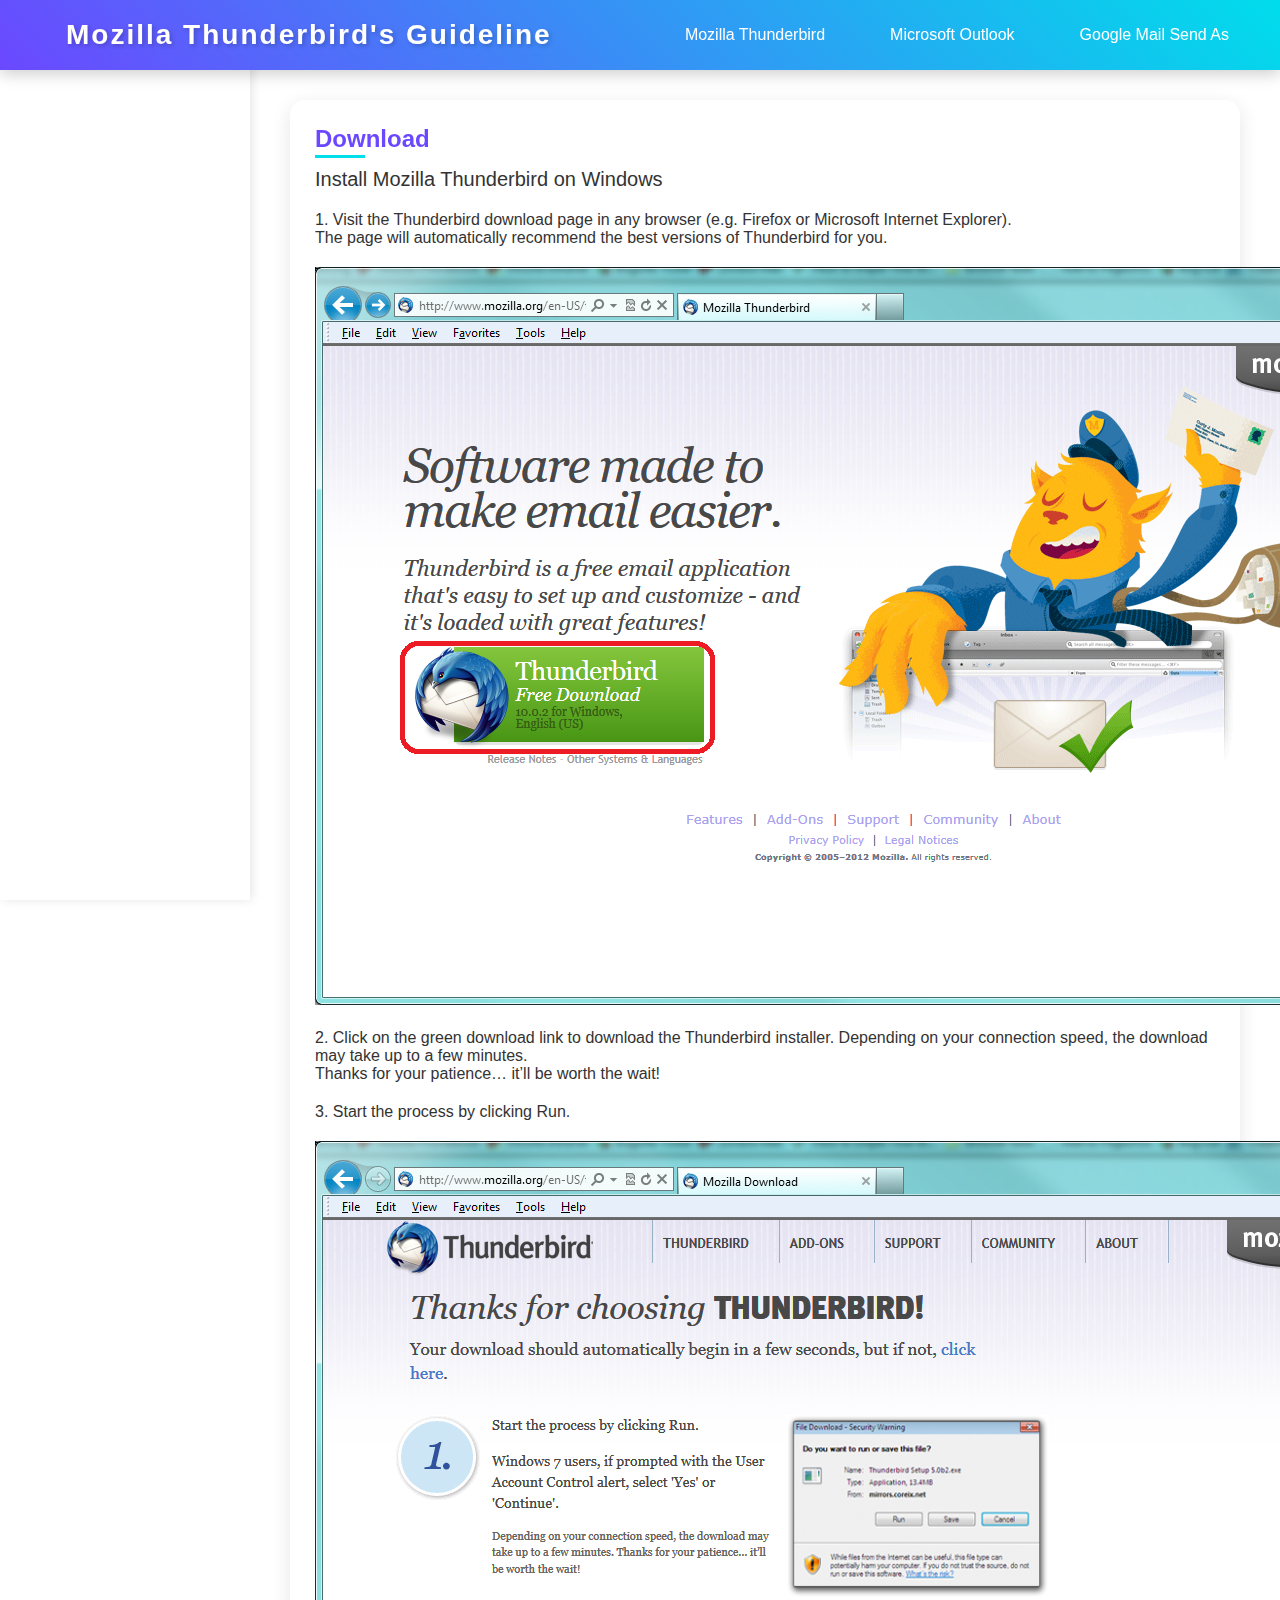
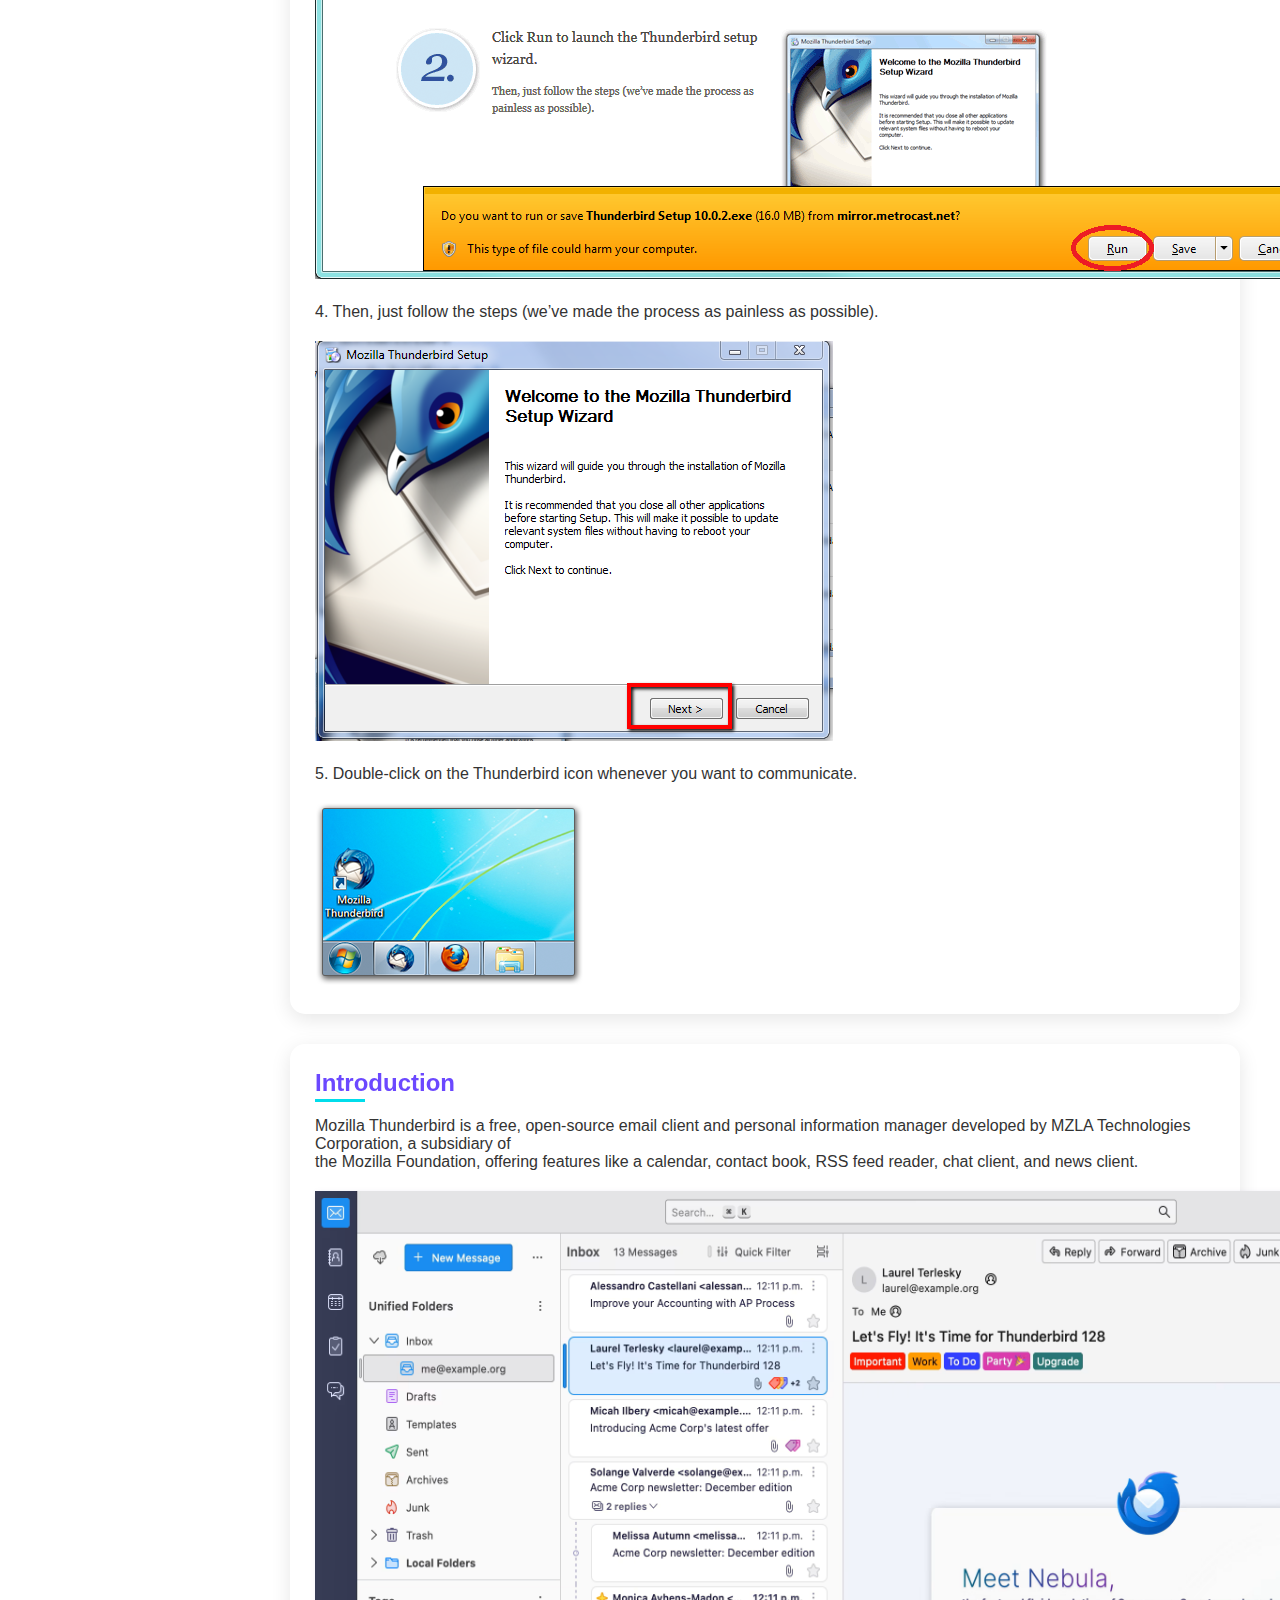
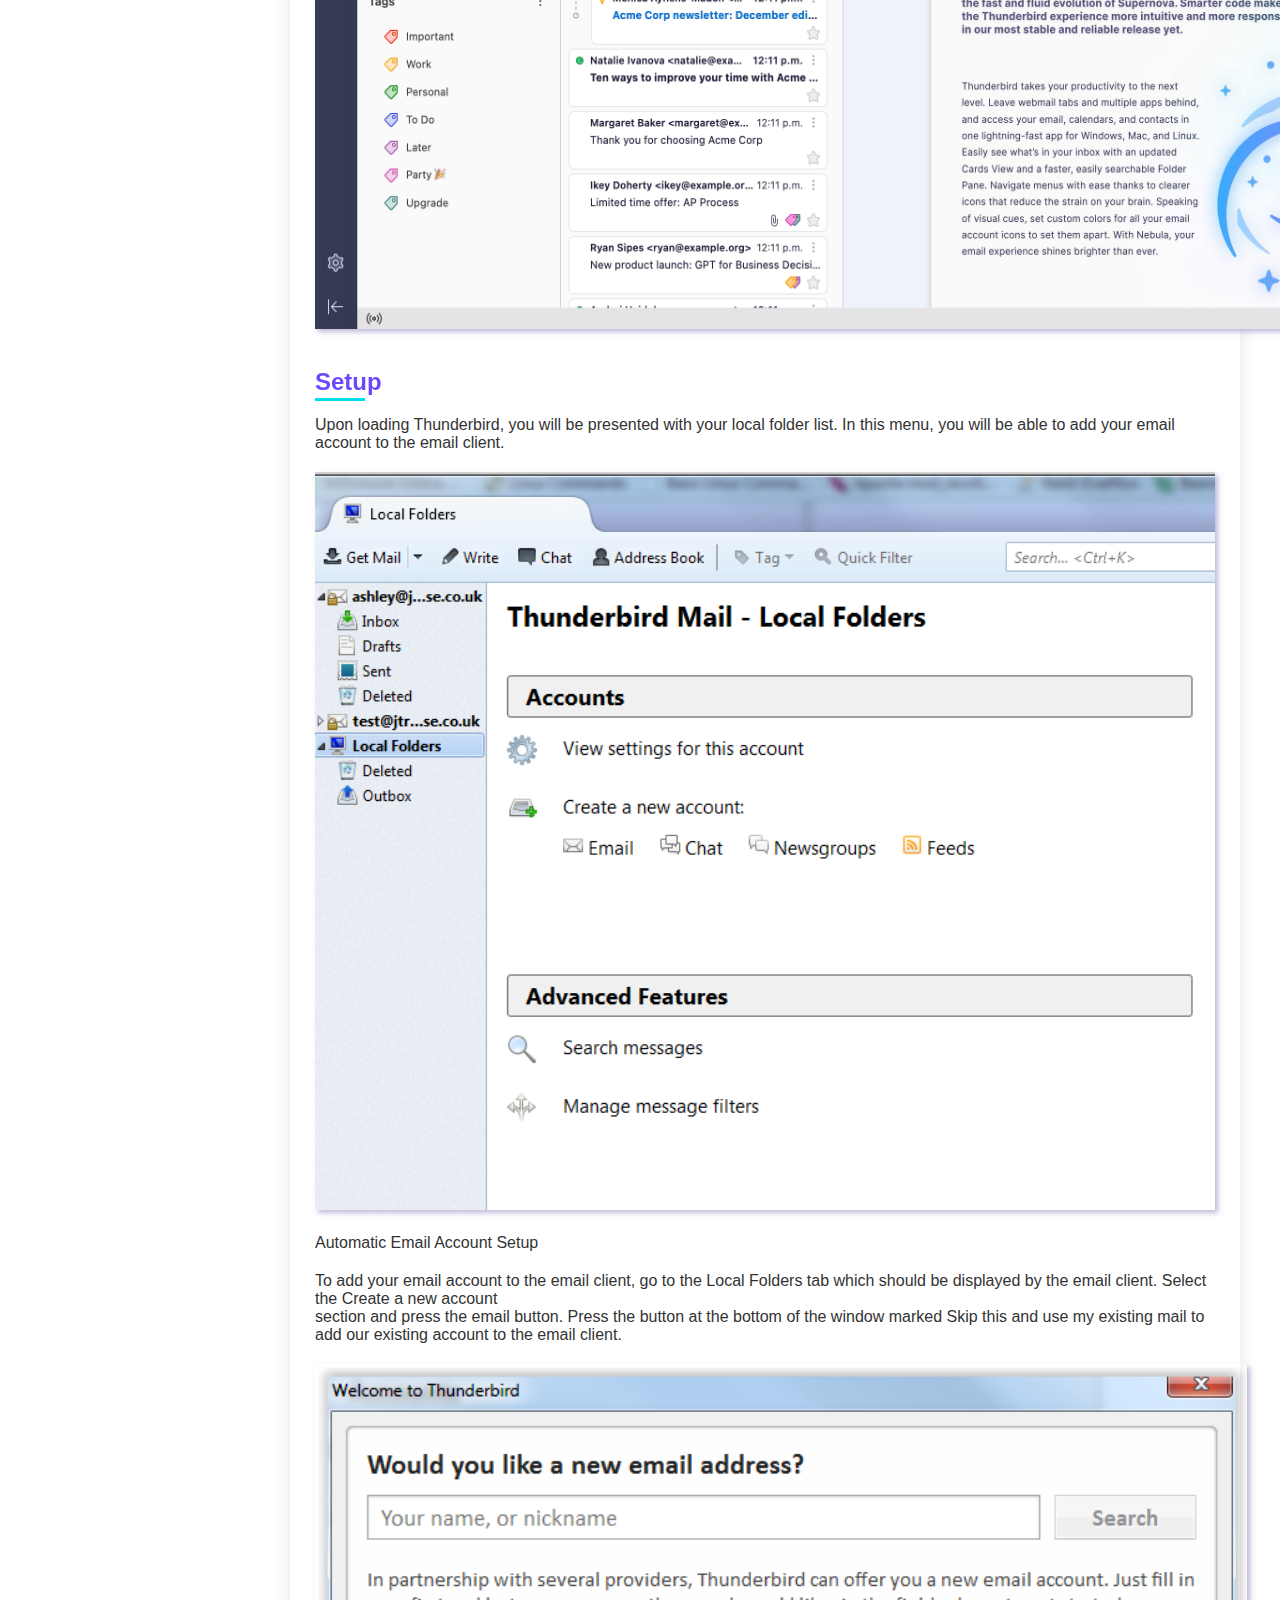
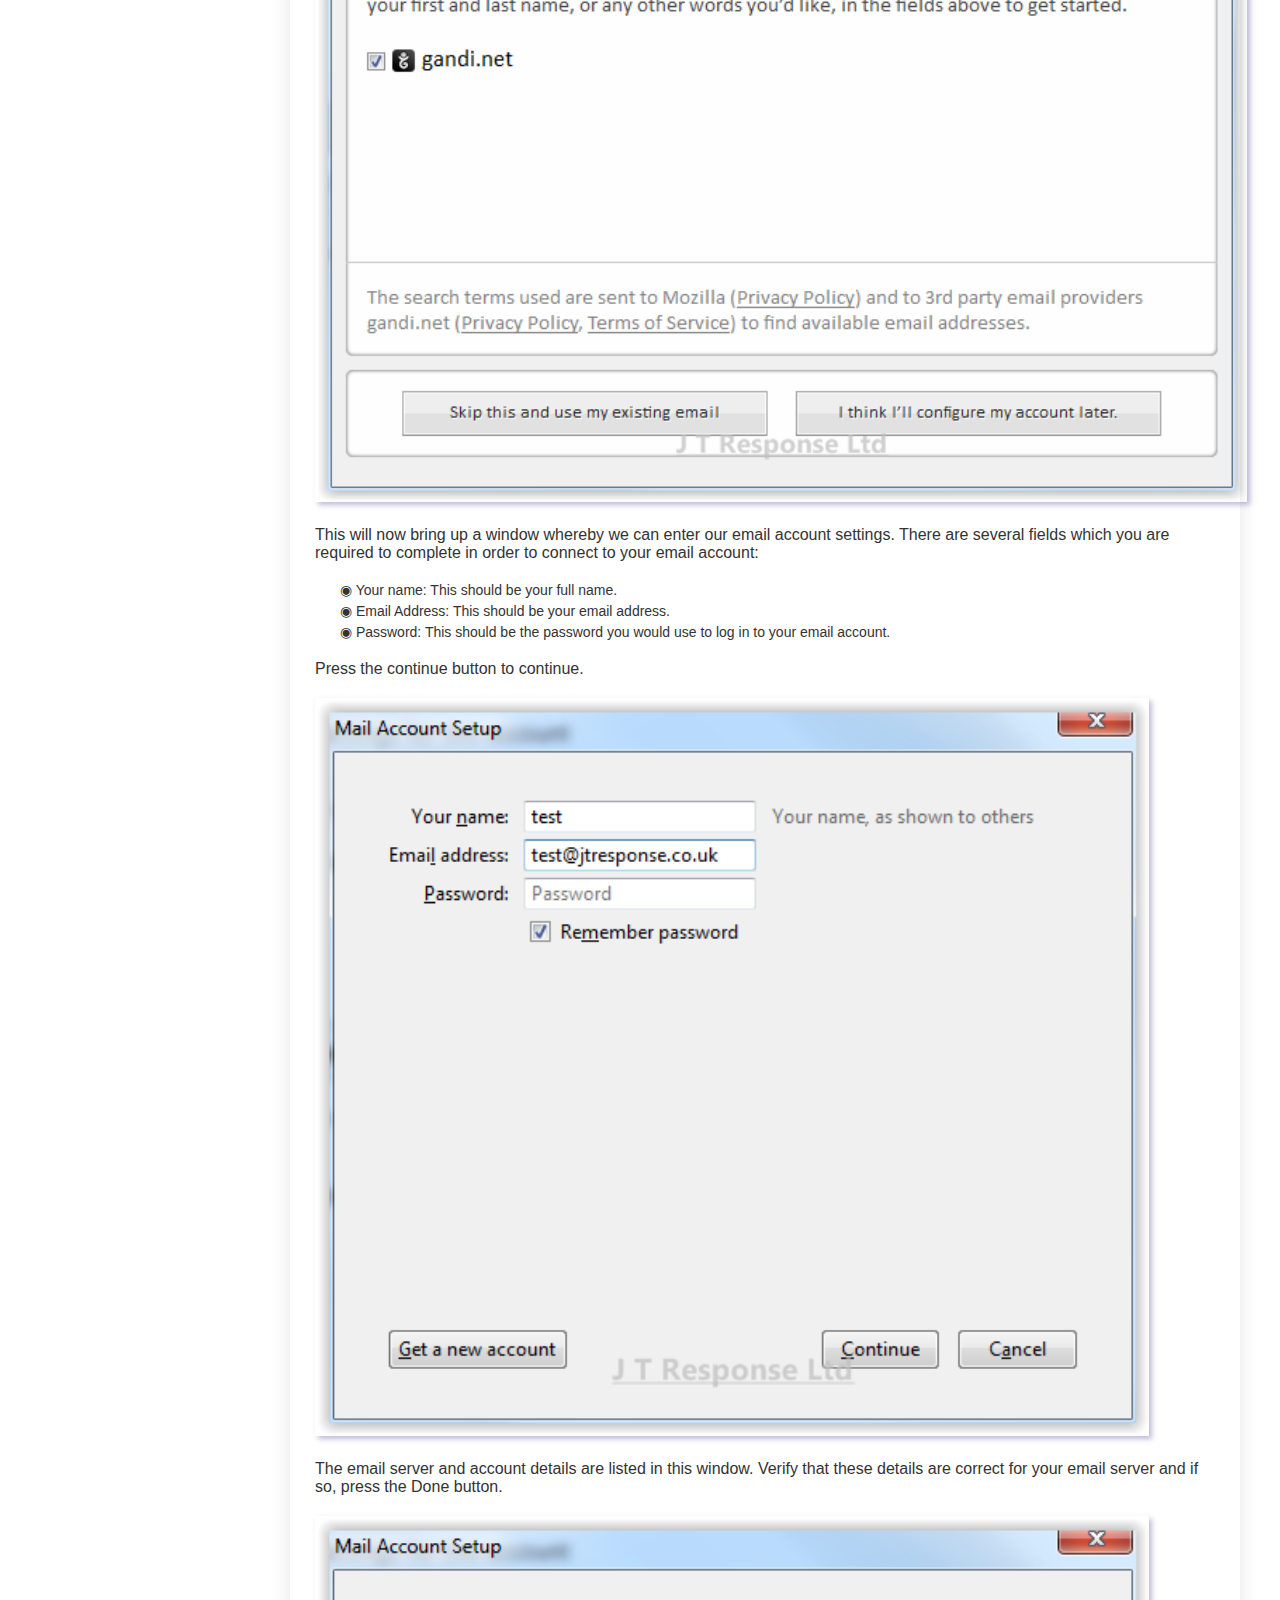
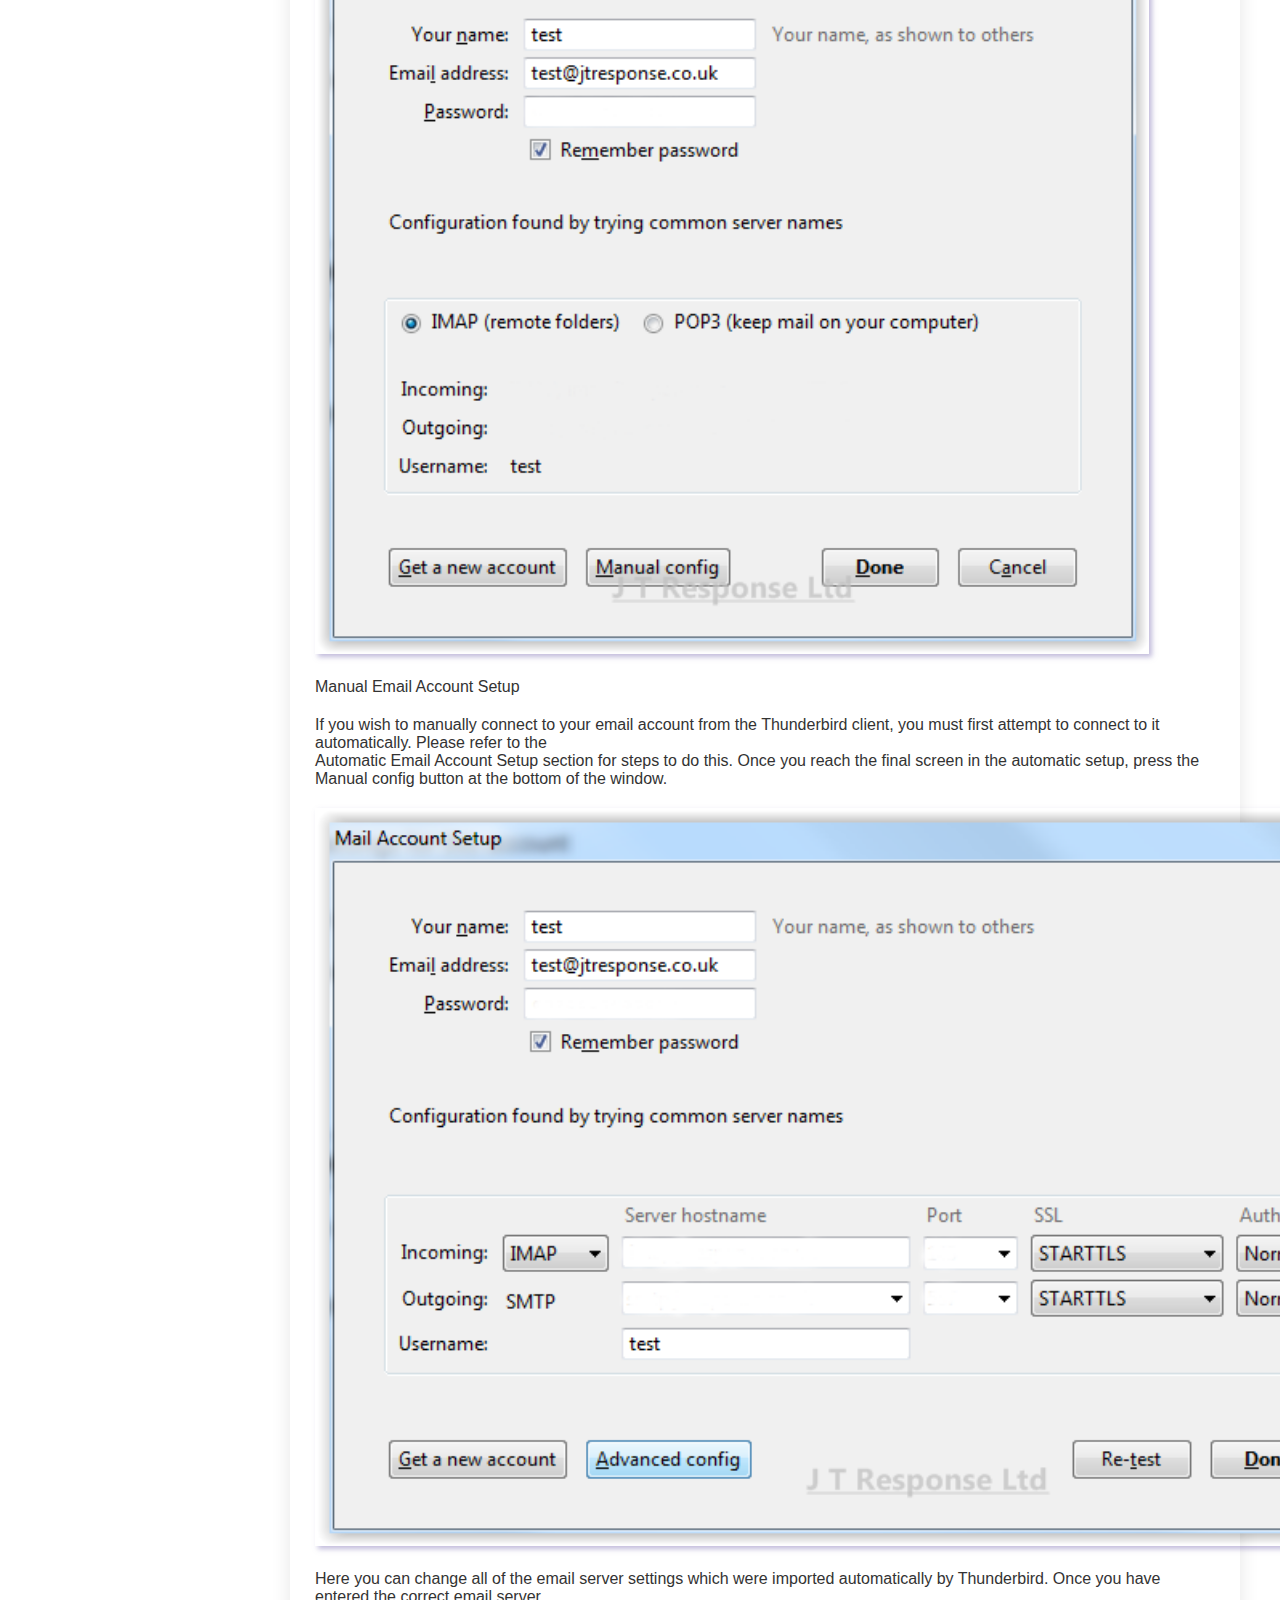
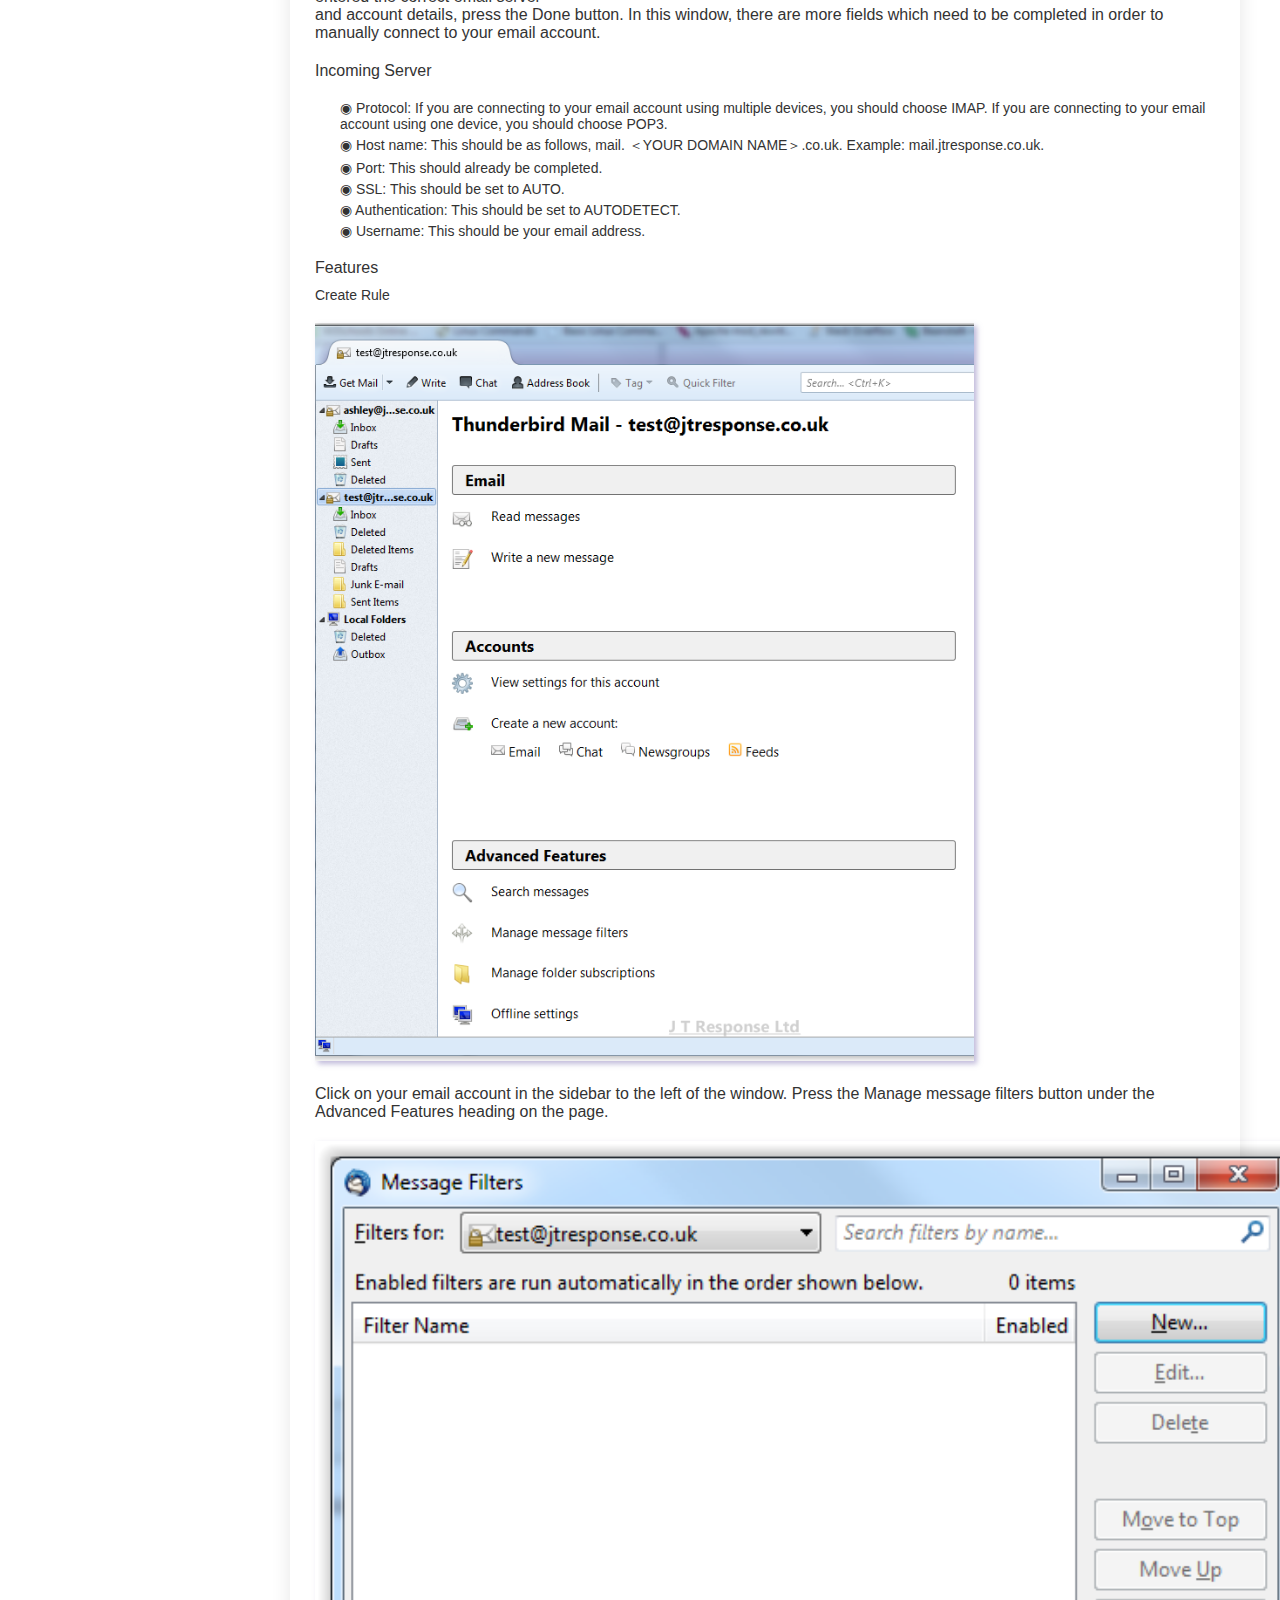
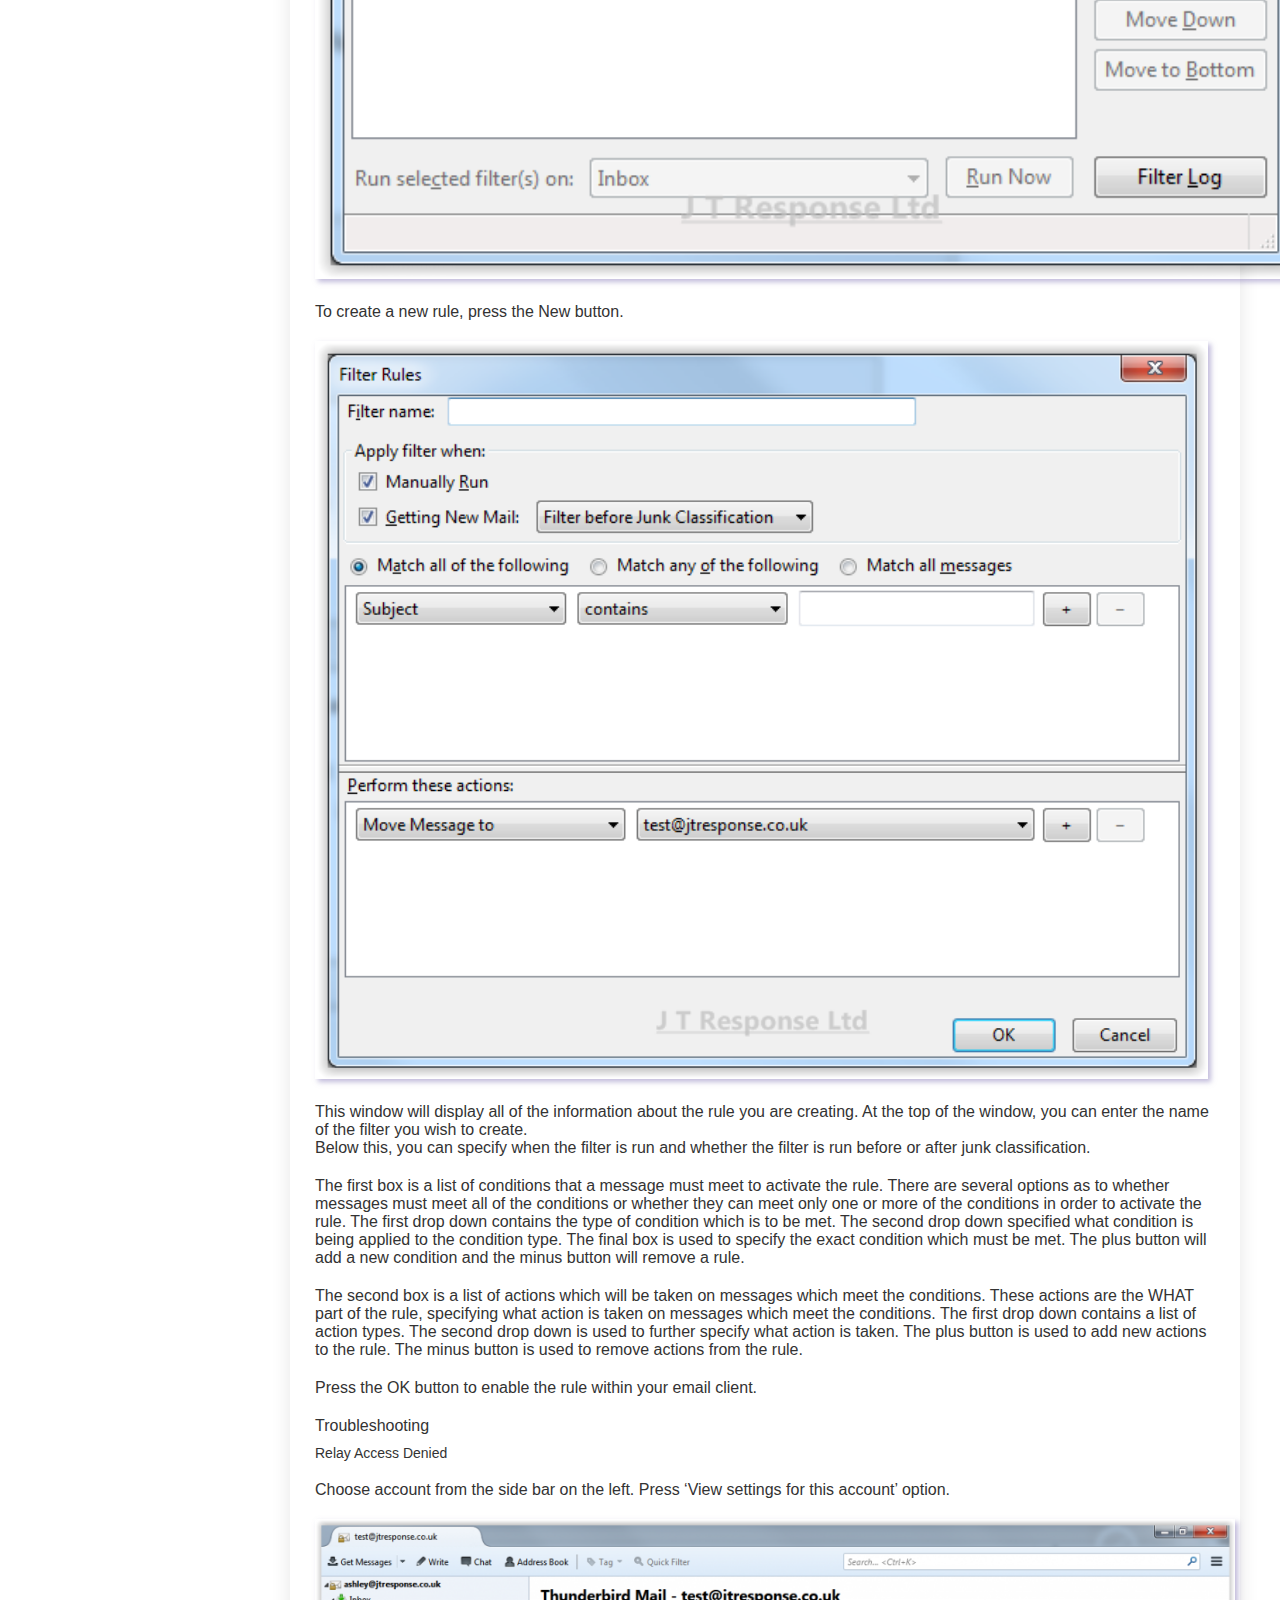
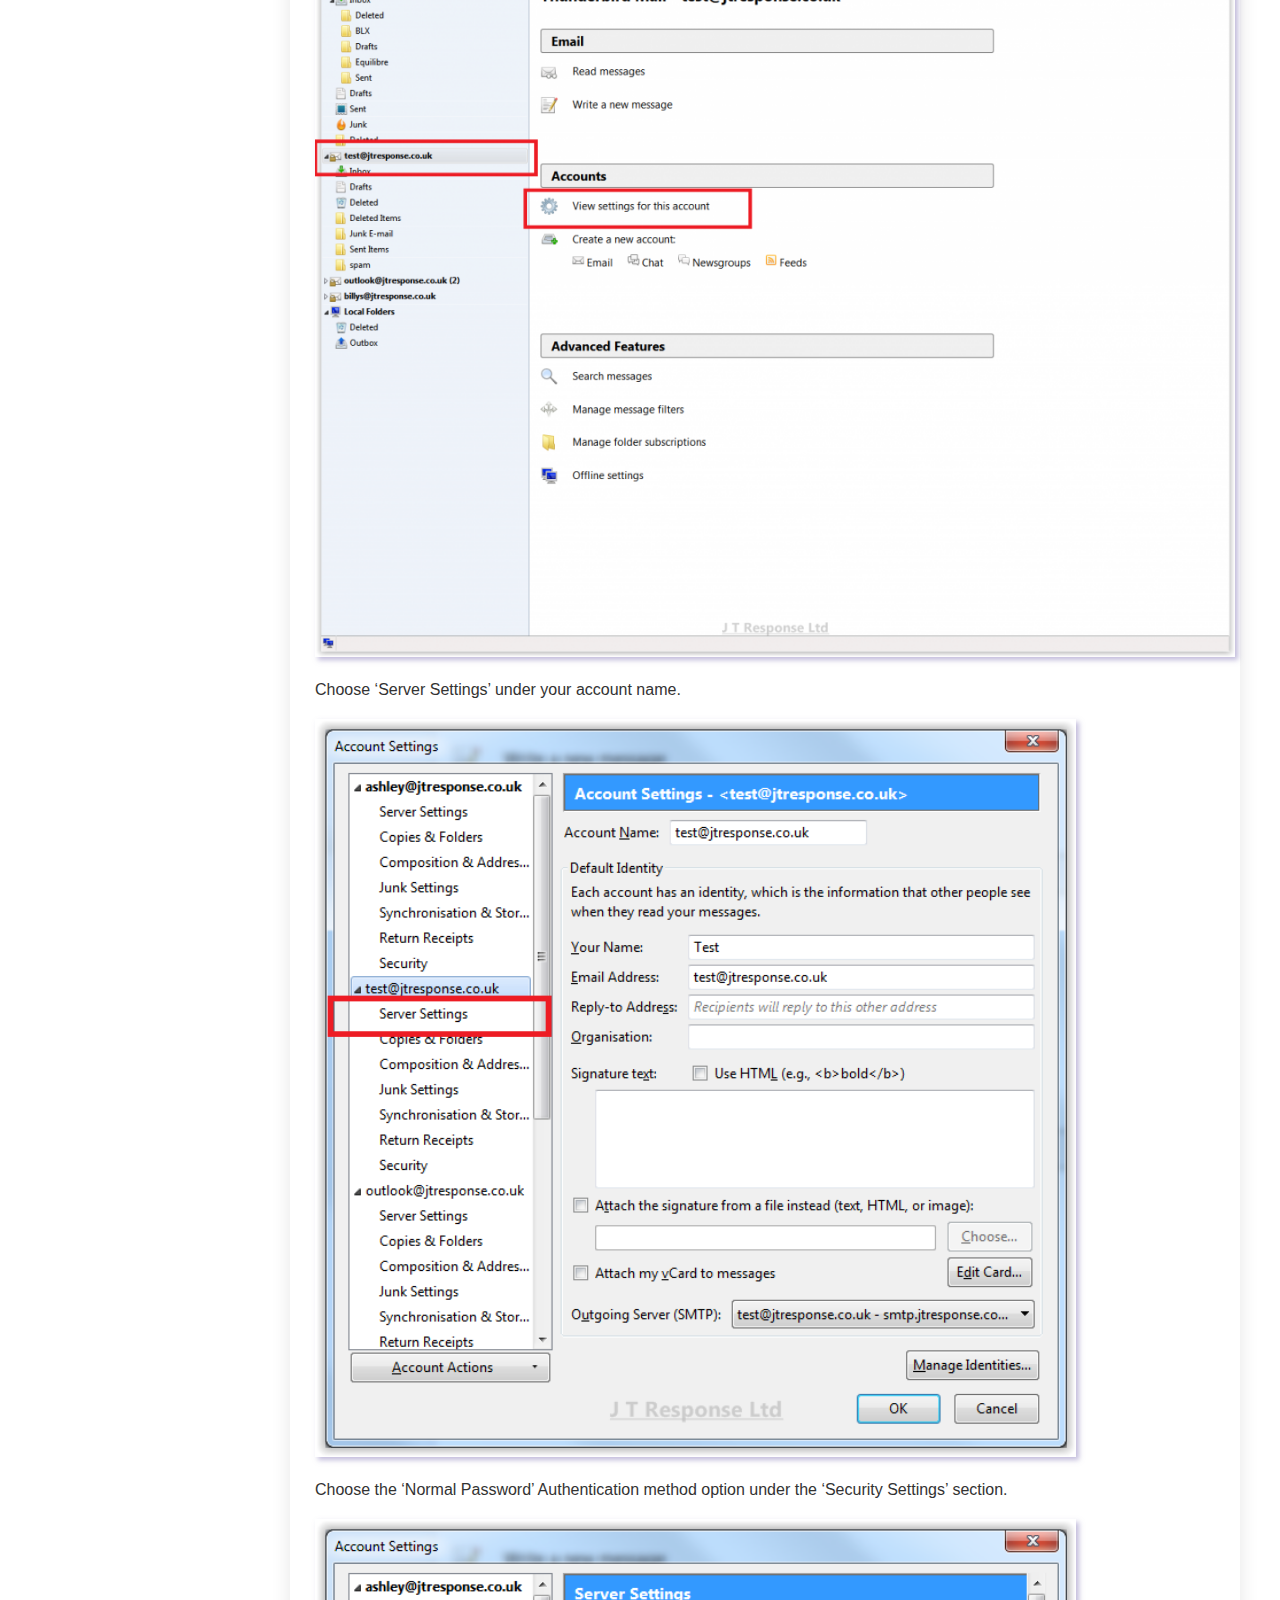
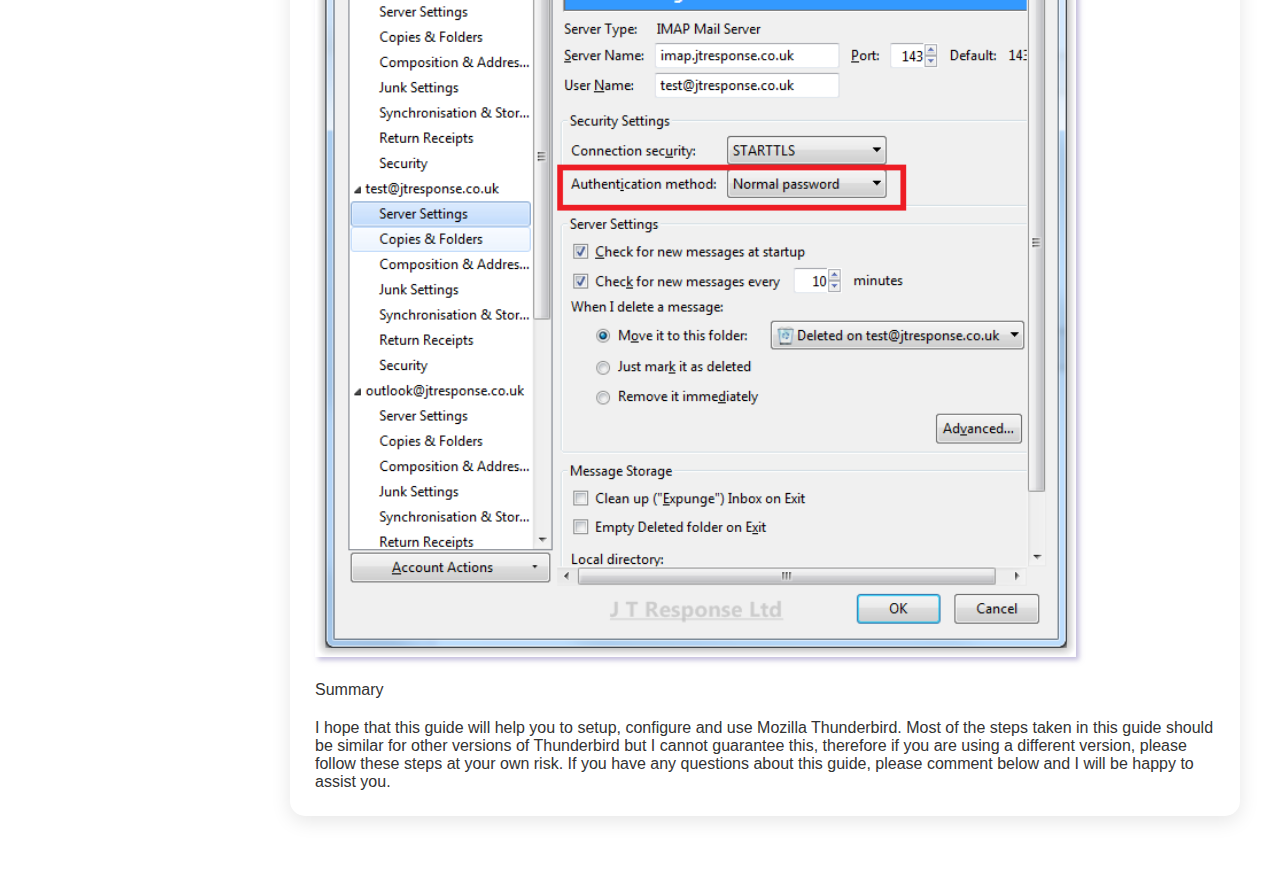
<file: index.html>
<!DOCTYPE html>
<html lang="en">

<head>
  <meta charset="UTF-8" />
  <meta name="viewport" content="width=device-width, initial-scale=1.0" />
  <title>Mozilla Thunderbird User Guideline</title>
  <link rel="shortcut icon" href="Image/mozilla-icon.png" type="image/x-icon">
  <link rel="stylesheet" href="style.css">
</head>

<body>
  <nav class="navbar">
    <div class="logo">Mozilla Thunderbird's Guideline</div>
    <div class="navbar-links">
      <a href="index.html">Mozilla Thunderbird</a>
      <a href="outlook.html">Microsoft Outlook</a>
      <a href="google-mail.html">Google Mail Send As</a>
    </div>
  </nav>

  <div class="sidebar">
    <ul>
      <li><a href="#download">Download</a></li>
      <li><a href="#setup">Setup</a></li>
      <!-- <li><a href="#reference">Reference</a></li> -->
    </ul>
  </div>

  <div class="main-content">
    <section id="download">
      <h2>Download</h2>

      <span>
        Install Mozilla Thunderbird on Windows
      </span>

      <p>
        1. Visit the Thunderbird download page in any browser (e.g. Firefox or Microsoft Internet
        Explorer). <br>
        The page will automatically recommend the best versions of Thunderbird for you.
      </p>

      <img src="Image/mozilla 1.png" alt="">

      <p>
        2. Click on the green download link to download the Thunderbird installer. Depending on your
        connection speed, the download may take up to a few minutes. <br>
        Thanks for your patience… it’ll be worth the wait!
      </p>

      <p>
        3. Start the process by clicking Run.
      </p>

      <img src="Image/mozilla 3.png" alt="">

      <p>
        4. Then, just follow the steps (we’ve made the process as painless as possible).
      </p>

      <img src="Image/mozilla 4.png" alt="">

      <p>
        5. Double-click on the Thunderbird icon whenever you want to communicate.
      </p>

      <img src="Image/mozilla 5.png" alt="">

    </section>

    <section id="setup">
      <h2>Introduction</h2>
      <p>
        Mozilla Thunderbird is a free, open-source email client and personal information manager developed by
        MZLA Technologies Corporation,
        a subsidiary of <br> the Mozilla Foundation, offering features like a calendar, contact book, RSS feed reader,
        chat client, and news client.
      </p>

      <img src="Image/introduction.png" alt="">

      <h2 style="margin-top: 35px;">Setup</h2>
      <p>
        Upon loading Thunderbird, you will be presented with your local folder list. In this menu, you will be able to
        add your email account to the email client.
      </p>

      <img src="Image/setup 1.png" style="width: auto;" height="auto" alt="">

      <p>
        Automatic Email Account Setup
      </p>

      <p>
        To add your email account to the email client, go to the Local Folders tab which should be displayed by the
        email client. Select the Create a new account <br>
        section and press the email button. Press the button at the bottom of the window marked Skip this and use my
        existing mail to add our existing account to the email client.
      </p>

      <img src="Image/setup 2.png" style="width: auto;" height="auto" alt="">

      <p>
        This will now bring up a window whereby we can enter our email account settings. There are several fields which
        you are <br> required to complete in order to connect to your email account:
      </p>

      <p style="margin-left: 25px; font-size: 14px;">◉ Your name: This should be your full name.</p>
      <p style="margin-left: 25px; margin-top: 5px; font-size: 14px;">◉ Email Address: This should be
        your email address.</p>
      <p style="margin-left: 25px; margin-top: 5px; font-size: 14px;">◉ Password: This should be the
        password you would use to log in to your email account.</p>

      <p>Press the continue button to continue.</p>

      <img src="Image/setup 3.png" style="width: auto;" height="auto" alt="">

      <p>
        The email server and account details are listed in this window. Verify that these details are correct for your
        email server and if so, press the Done button.
      </p>

      <img src="Image/setup 4.png" style="width: auto;" height="auto" alt="">

      <p>
        Manual Email Account Setup
      </p>

      <p>
        If you wish to manually connect to your email account from the Thunderbird client, you must first attempt to
        connect to it automatically. Please refer to the <br>
        Automatic Email Account Setup section for steps to do this. Once you reach the final screen in the automatic
        setup, press the Manual config button at the bottom of the window.
      </p>

      <img src="Image/setup 5.png" style="width: auto;" height="auto" alt="">

      <p>
        Here you can change all of the email server settings which were imported automatically by Thunderbird. Once you
        have entered the correct email server <br>
        and account details, press the Done button. In this window, there are more fields which need to
        be completed in order to manually connect to your email account.
      </p>

      <p>
        Incoming Server
      </p>

      <p style="margin-left: 25px; font-size: 14px;">◉ Protocol: If you are connecting to your email
        account using multiple devices, you should choose IMAP. If you are connecting to your email account using one
        device, you should choose POP3.</p>
      <p style="margin-left: 25px; margin-top: 5px; font-size: 14px;">◉ Host name: This should be as
        follows, mail. ＜YOUR DOMAIN NAME＞.co.uk. Example: mail.jtresponse.co.uk.</p>
      <p style="margin-left: 25px; margin-top: 5px; font-size: 14px;">◉ Port: This should already be
        completed.</p>
      <p style="margin-left: 25px; margin-top: 5px; font-size: 14px;">◉ SSL: This should be set to
        AUTO.</p>
      <p style="margin-left: 25px; margin-top: 5px; font-size: 14px;">◉ Authentication: This should be
        set to AUTODETECT.</p>
      <p style="margin-left: 25px; margin-top: 5px; font-size: 14px;">◉ Username: This should be your
        email address.</p>

      <p>
        Features
      </p>

      <p style="font-size: 14px; margin-top: 10px;">Create Rule</p>

      <img src="Image/setup 6.png" style="width: auto;" height="auto" alt="">

      <p>
        Click on your email account in the sidebar to the left of the window. Press the Manage message
        filters button under the Advanced Features heading on the page.
      </p>

      <img src="Image/setup 7.png" style="width: auto;" height="auto" alt="">

      <p>To create a new rule, press the New button.</p>

      <img src="Image/setup 8.png" style="width: auto;" height="auto" alt="">

      <p>
        This window will display all of the information about the rule you are creating. At the top of the window, you
        can enter the name of the filter you wish to create. <br>
        Below this, you can specify when the filter is run and whether the filter is run before or after junk
        classification.
      </p>

      <p>
        The first box is a list of conditions that a message must meet to activate the rule. There are several options
        as to whether messages must meet all of the conditions or whether they can meet only one or more of the
        conditions in order to activate the rule.
        The first drop down contains the type of condition which is to be met. The second drop down specified what
        condition is being applied to the condition type. The final box is used to specify the exact condition which
        must be met. The plus button will add a new condition and the minus button will remove a rule.
      </p>

      <p>
        The second box is a list of actions which will be taken on messages which meet the conditions. These actions are
        the WHAT part of the rule, specifying what action is taken on messages which meet the conditions. The first drop
        down contains a list of action types.
        The second drop down is used to further specify what action is taken. The plus button is used to add new actions
        to the rule. The minus button is used to remove actions from the rule.
      </p>

      <p>
        Press the OK button to enable the rule within your email client.
      </p>

      <p>
        Troubleshooting
      </p>

      <p style="font-size: 14px; margin-top: 10px;">Relay Access Denied</p>

      <p>
        Choose account from the side bar on the left. Press ‘View settings for this account’ option.
      </p>

      <img src="Image/setup 9.png" style="width: auto;" height="auto" alt="">

      <p>Choose ‘Server Settings’ under your account name.</p>

      <img src="Image/setup 10.png" style="width: auto;" height="auto" alt="">

      <p>
        Choose the ‘Normal Password’ Authentication method option under the ‘Security
        Settings’ section.
      </p>

      <img src="Image/setup 11.png" style="width: auto;" height="auto" alt="">

      <p>
        Summary
      </p>

      <p>
        I hope that this guide will help you to setup, configure and use Mozilla Thunderbird. Most of the steps
        taken in this guide should be similar for other versions of Thunderbird but I cannot guarantee this, therefore
        if you are using a different version, please follow these steps at your own risk. If you have any questions
        about this guide, please comment below and I will be happy to assist you.
      </p>

    </section>

    <!-- <section id="reference">
      <h2 style="margin-bottom: 30px;">Reference</h2>
      <p>
        ➯ Mozilla Support: <a href="https://support.mozilla.org/en-US/kb/installing-thunderbird-windows"
          target="_blank">Click Here</a>
      </p>

      <p>
        ➯ JT Response: <a href="https://www.jtresponse.co.uk/blog/post/mozilla-thunderbird-31-0-beginner-setup-guide/"
          target="_blank">Click Here</a>
      </p>

      <p>
        ➯ Watch More: <a href="https://youtu.be/osj_cjAueEc?si=uCBKWJQESwwoYnlp" target="_blank">YouTube</a>
      </p>

    </section> -->
  </div>

  <script src="script.js"></script>
</body>

</html>
</file>
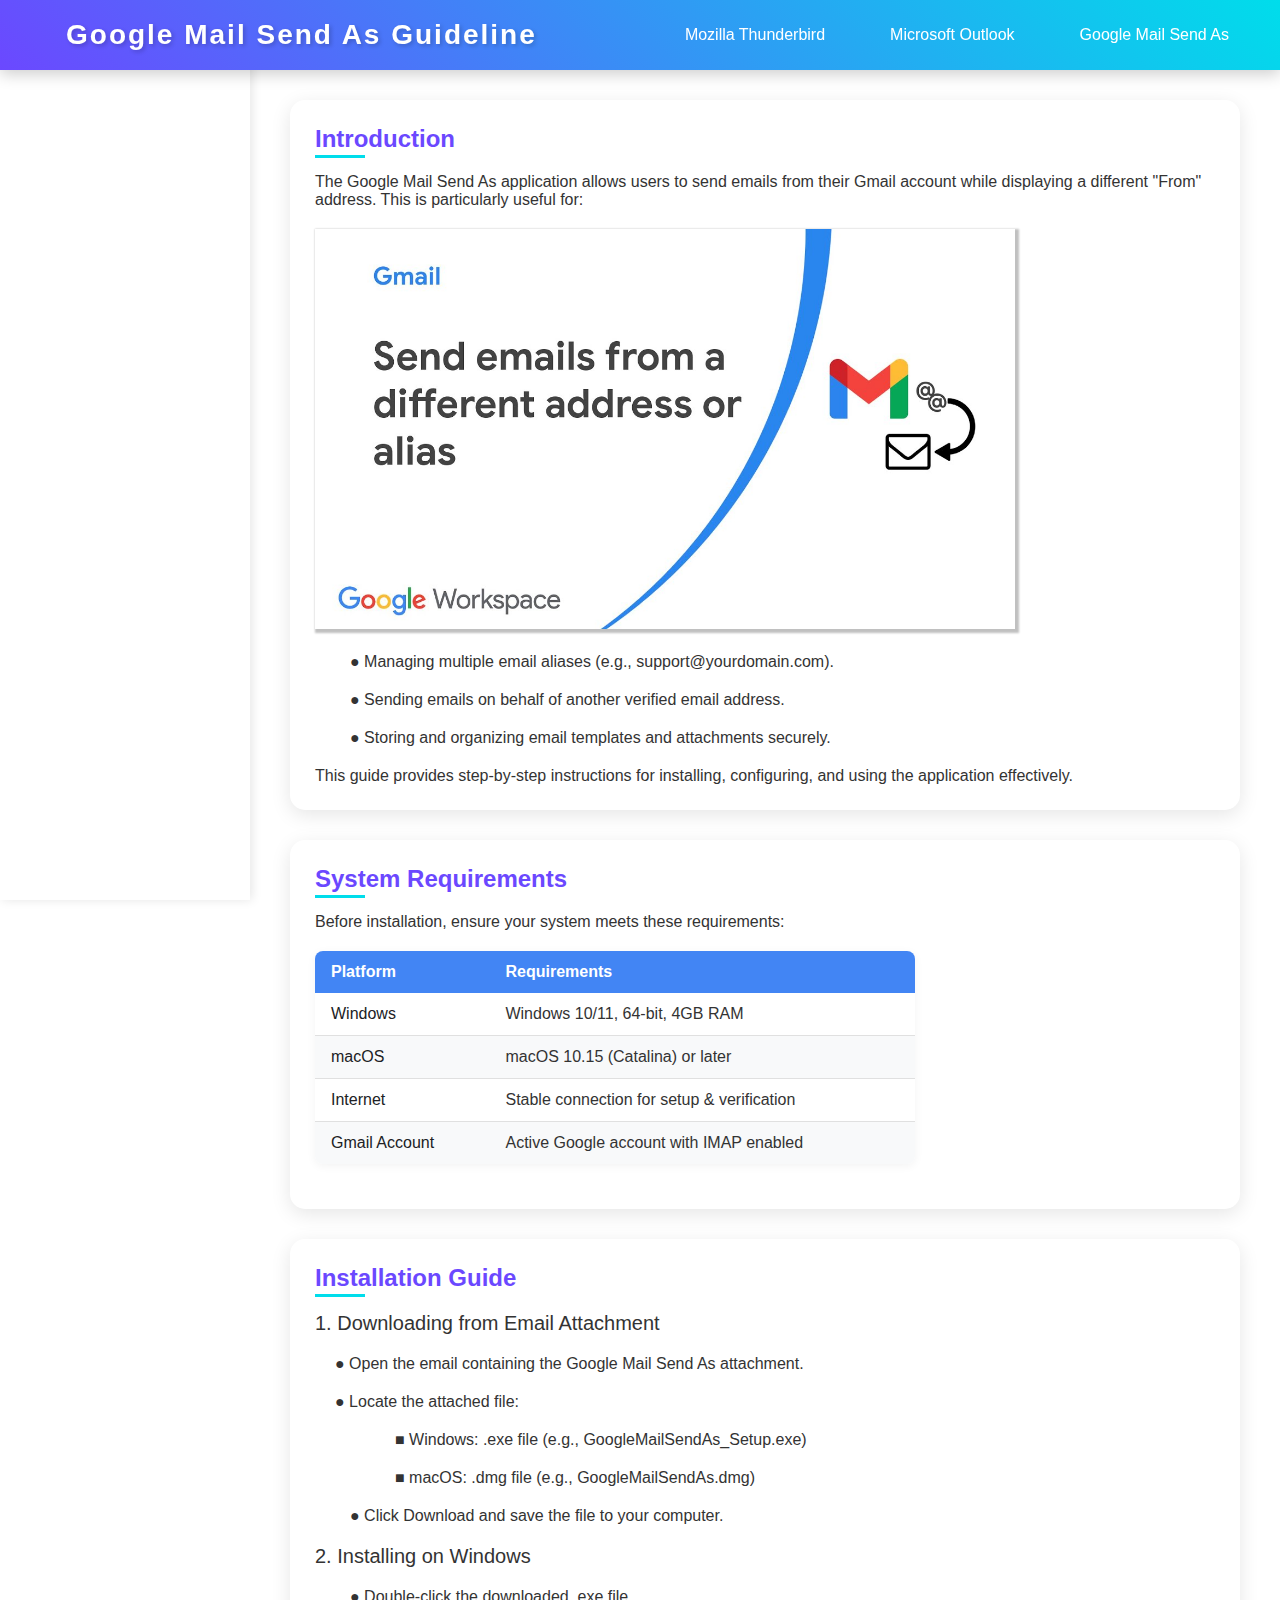
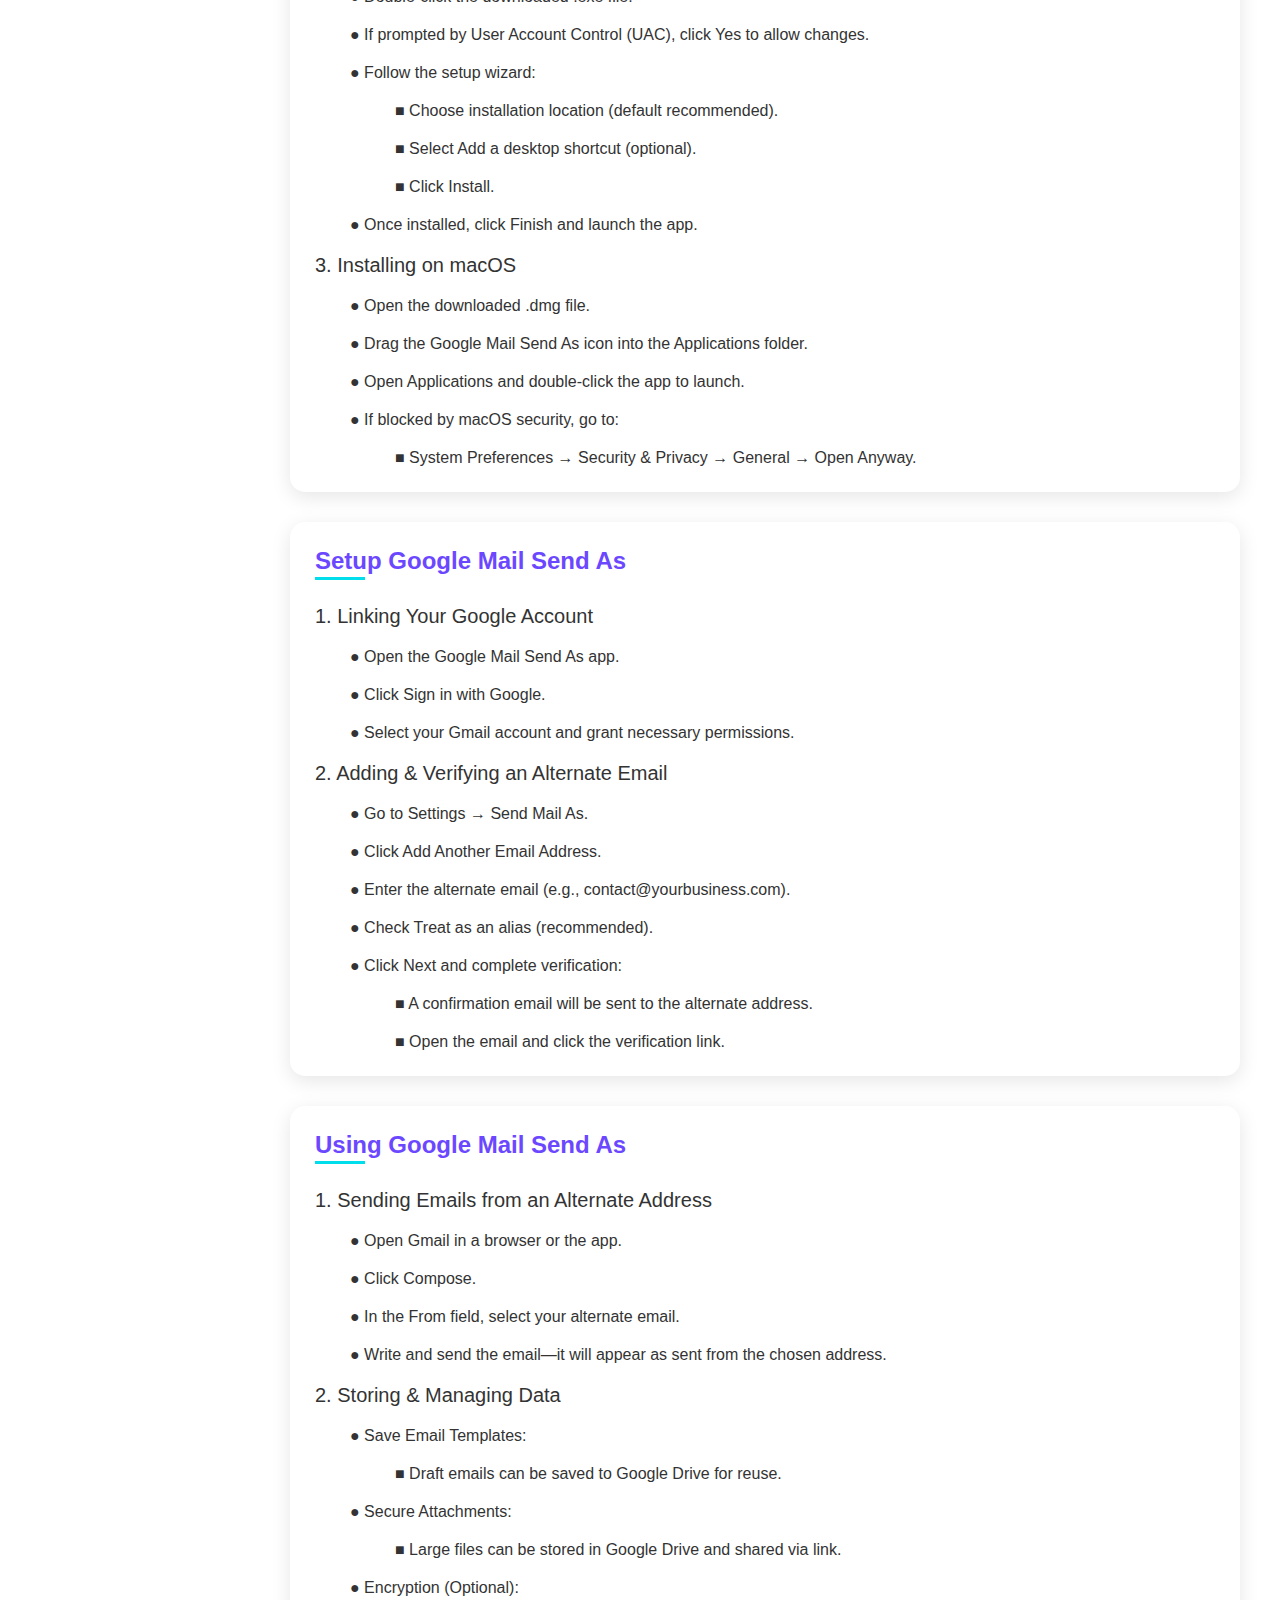
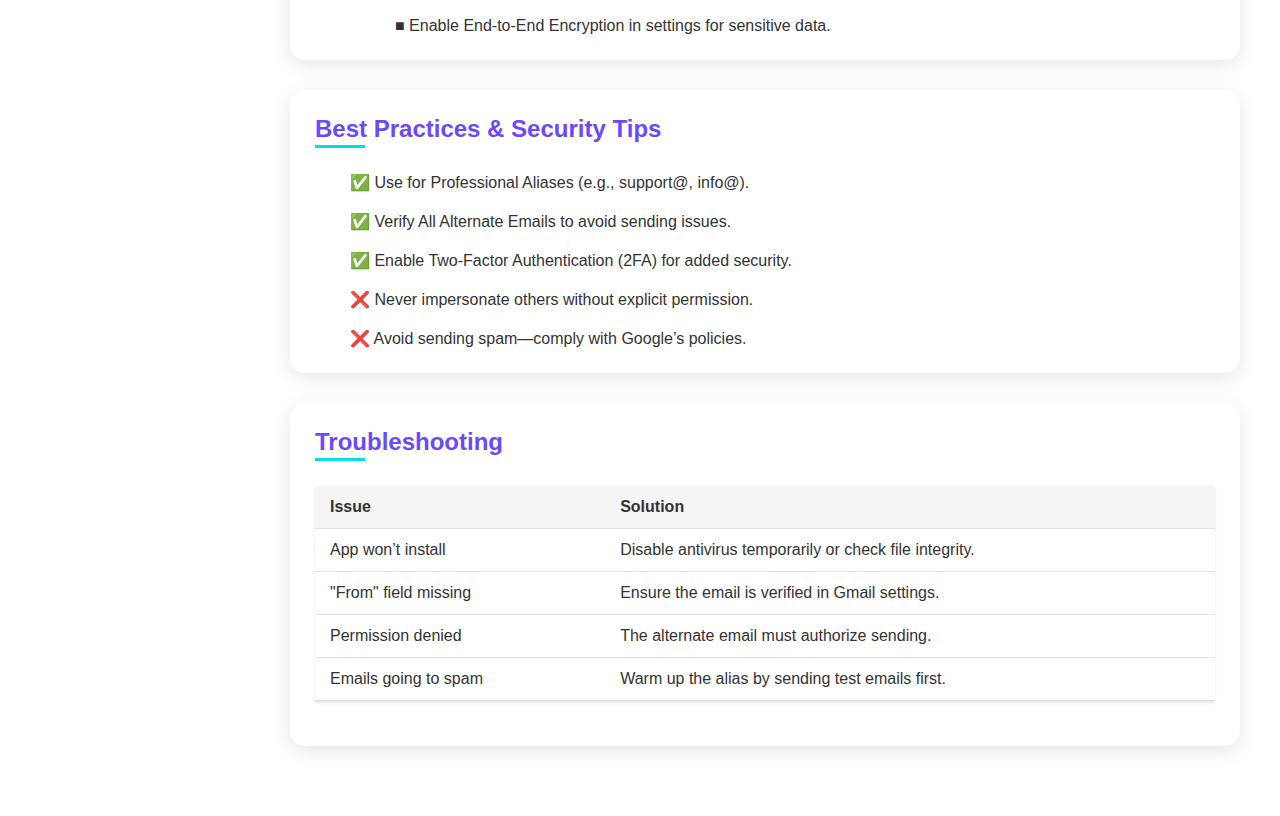
<file: google-mail.html>
<!DOCTYPE html>
<html lang="en">

<head>
  <meta charset="UTF-8" />
  <meta name="viewport" content="width=device-width, initial-scale=1.0" />
  <title>Google Mail Send As User Guideline</title>
  <link rel="shortcut icon" href="Image/icon-mail.png" type="image/x-icon">
  <link rel="stylesheet" href="style.css">
  <link rel="stylesheet" href="CSS/mail.css">

  <style>

  </style>
</head>

<body>
  <nav class="navbar">
    <div class="logo">Google Mail Send As Guideline</div>
    <div class="navbar-links">
      <a href="index.html">Mozilla Thunderbird</a>
      <a href="outlook.html">Microsoft Outlook</a>
      <a href="google-mail.html">Google Mail Send As</a>
    </div>
  </nav>

  <div class="sidebar">
    <ul>
      <li><a href="#introduct">Introduction</a></li>
      <li><a href="#requirement">System Requirements</a></li>
      <li><a href="#installation">Installation Guide</a></li>
      <li><a href="#setup">Setup Google Mail Send As</a></li>
      <li><a href="#using">Using Google Mail Send As</a></li>
      <li><a href="#practice">Best Practices & Security Tips</a></li>
      <li><a href="#troubleshoot">Troubleshooting</a></li>
    </ul>
  </div>

  <div class="main-content">
    <section id="introduct">
      <h2>Introduction</h2>

      <p>
        The Google Mail Send As application allows users to send emails from their Gmail account while
        displaying a
        different "From" address. This is particularly useful for:
      </p>

      <img src="Image/mail-img-1.jpg" alt="" style="height: 400px; width: 700px; box-shadow: 2px 2px 2px 2px silver;">

      <p style="margin-left: 35px;">
        ● Managing multiple email aliases (e.g., support@yourdomain.com).
      </p>
      <p style="margin-left: 35px;">
        ● Sending emails on behalf of another verified email address.
      </p>
      <p style="margin-left: 35px;">
        ● Storing and organizing email templates and attachments securely.
      </p>

      <p>
        This guide provides step-by-step instructions for installing, configuring, and using the application
        effectively.
      </p>

    </section>

    <section id="requirement">
      <h2>System Requirements</h2>

      <p>
        Before installation, ensure your system meets these requirements:
      </p>

      <table class="requirements-table">
        <thead>
          <tr>
            <th>Platform</th>
            <th>Requirements</th>
          </tr>
        </thead>
        <tbody>
          <tr>
            <td>Windows</td>
            <td>Windows 10/11, 64-bit, 4GB RAM</td>
          </tr>
          <tr>
            <td>macOS</td>
            <td>macOS 10.15 (Catalina) or later</td>
          </tr>
          <tr>
            <td>Internet</td>
            <td>Stable connection for setup & verification</td>
          </tr>
          <tr>
            <td>Gmail Account</td>
            <td>Active Google account with IMAP enabled</td>
          </tr>
        </tbody>
      </table>

    </section>

    <section id="installation">
      <h2 style="margin-bottom: 20px;">Installation Guide</h2>

      <p style="margin-bottom: 20px; font-size: 20px;">
        1. Downloading from Email Attachment
      </p>

      <p style="margin-left: 35px; margin: 20px;">
        ● Open the email containing the Google Mail Send As attachment.
      </p>
      <p style="margin-left: 35px; margin: 20px;">
        ● Locate the attached file:
      </p>

      <p style="margin-left: 80px; margin-top: 20px;">
        ■ Windows: .exe file (e.g., GoogleMailSendAs_Setup.exe)
      </p>

      <p style="margin-left: 80px; margin-top: 20px;">
        ■ macOS: .dmg file (e.g., GoogleMailSendAs.dmg)
      </p>

      <p style="margin-left: 35px; margin-top: 20px;">
        ● Click Download and save the file to your computer.
      </p>

      <p style="margin-top: 20px; font-size: 20px;">
        2. Installing on Windows
      </p>

      <p style="margin-left: 35px; margin-top: 20px;">
        ● Double-click the downloaded .exe file.
      </p>
      <p style="margin-left: 35px; margin-top: 20px;">
        ● If prompted by User Account Control (UAC), click Yes to allow changes.
      </p>
      <p style="margin-left: 35px; margin-top: 20px;">
        ● Follow the setup wizard:
      </p>

      <p style="margin-left: 80px; margin-top: 20px;">
        ■ Choose installation location (default recommended).
      </p>

      <p style="margin-left: 80px; margin-top: 20px;">
        ■ Select Add a desktop shortcut (optional).
      </p>
      <p style="margin-left: 80px; margin-top: 20px;">
        ■ Click Install.
      </p>

      <p style="margin-left: 35px; margin-top: 20px;">
        ● Once installed, click Finish and launch the app.
      </p>

      <p style="margin-top: 20px; font-size: 20px;">
        3. Installing on macOS
      </p>

      <p style="margin-left: 35px; margin-top: 20px;">
        ● Open the downloaded .dmg file.
      </p>

      <p style="margin-left: 35px; margin-top: 20px;">
        ● Drag the Google Mail Send As icon into the Applications folder.
      </p>

      <p style="margin-left: 35px; margin-top: 20px;">
        ● Open Applications and double-click the app to launch.
      </p>
      <p style="margin-left: 35px; margin-top: 20px;">
        ● If blocked by macOS security, go to:
      </p>

      <p style="margin-left: 80px; margin-top: 20px;">
        ■ System Preferences → Security & Privacy → General → Open Anyway.
      </p>

    </section>

    <section id="setup">
      <h2 style="margin-bottom: 30px;">Setup Google Mail Send As</h2>

      <p style="margin-top: 20px; font-size: 20px;">
        1. Linking Your Google Account
      </p>

      <p style="margin-left: 35px; margin-top: 20px;">
        ● Open the Google Mail Send As app.
      </p>
      <p style="margin-left: 35px; margin-top: 20px;">
        ● Click Sign in with Google.
      </p>
      <p style="margin-left: 35px; margin-top: 20px;">
        ● Select your Gmail account and grant necessary permissions.
      </p>

      <p style="margin-top: 20px; font-size: 20px;">
        2. Adding & Verifying an Alternate Email
      </p>

      <p style="margin-left: 35px; margin-top: 20px;">
        ● Go to Settings → Send Mail As.
      </p>
      <p style="margin-left: 35px; margin-top: 20px;">
        ● Click Add Another Email Address.
      </p>
      <p style="margin-left: 35px; margin-top: 20px;">
        ● Enter the alternate email (e.g., contact@yourbusiness.com).
      </p>
      <p style="margin-left: 35px; margin-top: 20px;">
        ● Check Treat as an alias (recommended).
      </p>
      <p style="margin-left: 35px; margin-top: 20px;">
        ● Click Next and complete verification:
      </p>

      <p style="margin-left: 80px; margin-top: 20px;">
        ■ A confirmation email will be sent to the alternate address.
      </p>

      <p style="margin-left: 80px; margin-top: 20px;">
        ■ Open the email and click the verification link.
      </p>


    </section>

    <section id="using">
      <h2 style="margin-bottom: 30px;">Using Google Mail Send As</h2>

      <p style="margin-top: 20px; font-size: 20px;">
        1. Sending Emails from an Alternate Address
      </p>

      <p style="margin-left: 35px; margin-top: 20px;">
        ● Open Gmail in a browser or the app.
      </p>
      <p style="margin-left: 35px; margin-top: 20px;">
        ● Click Compose.
      </p>
      <p style="margin-left: 35px; margin-top: 20px;">
        ● In the From field, select your alternate email.
      </p>
      <p style="margin-left: 35px; margin-top: 20px;">
        ● Write and send the email—it will appear as sent from the chosen address.
      </p>

      <p style="margin-top: 20px; font-size: 20px;">
        2. Storing & Managing Data
      </p>

      <p style="margin-left: 35px; margin-top: 20px;">
        ● Save Email Templates:
      </p>

      <p style="margin-left: 80px; margin-top: 20px;">
        ■ Draft emails can be saved to Google Drive for reuse.
      </p>

      <p style="margin-left: 35px; margin-top: 20px;">
        ● Secure Attachments:
      </p>

      <p style="margin-left: 80px; margin-top: 20px;">
        ■ Large files can be stored in Google Drive and shared via link.
      </p>

      <p style="margin-left: 35px; margin-top: 20px;">
        ● Encryption (Optional):
      </p>

      <p style="margin-left: 80px; margin-top: 20px;">
        ■ Enable End-to-End Encryption in settings for sensitive data.
      </p>

    </section>

    <section id="practice">
      <h2 style="margin-bottom: 30px;">Best Practices & Security Tips</h2>

      <p style="margin-left: 35px; margin-top: 20px;">
        ✅ Use for Professional Aliases (e.g., support@, info@).
      </p>
      <p style="margin-left: 35px; margin-top: 20px;">
        ✅ Verify All Alternate Emails to avoid sending issues.
      </p>
      <p style="margin-left: 35px; margin-top: 20px;">
        ✅ Enable Two-Factor Authentication (2FA) for added security.
      </p>
      <p style="margin-left: 35px; margin-top: 20px;">
        ❌ Never impersonate others without explicit permission.
      </p>
      <p style="margin-left: 35px; margin-top: 20px;">
        ❌ Avoid sending spam—comply with Google’s policies.
      </p>

    </section>

    <section id="troubleshoot">
      <h2 style="margin-bottom: 30px;">Troubleshooting</h2>

      <table class="troubleshooting-table">
        <thead>
          <tr>
            <th>Issue</th>
            <th>Solution</th>
          </tr>
        </thead>
        <tbody>
          <tr>
            <td>App won’t install</td>
            <td>Disable antivirus temporarily or check file integrity.</td>
          </tr>
          <tr>
            <td>"From" field missing</td>
            <td>Ensure the email is verified in Gmail settings.</td>
          </tr>
          <tr>
            <td>Permission denied</td>
            <td>The alternate email must authorize sending.</td>
          </tr>
          <tr>
            <td>Emails going to spam</td>
            <td>Warm up the alias by sending test emails first.</td>
          </tr>
        </tbody>
      </table>

    </section>
  </div>
  <script src="script.js"></script>
</body>

</html>
</file>
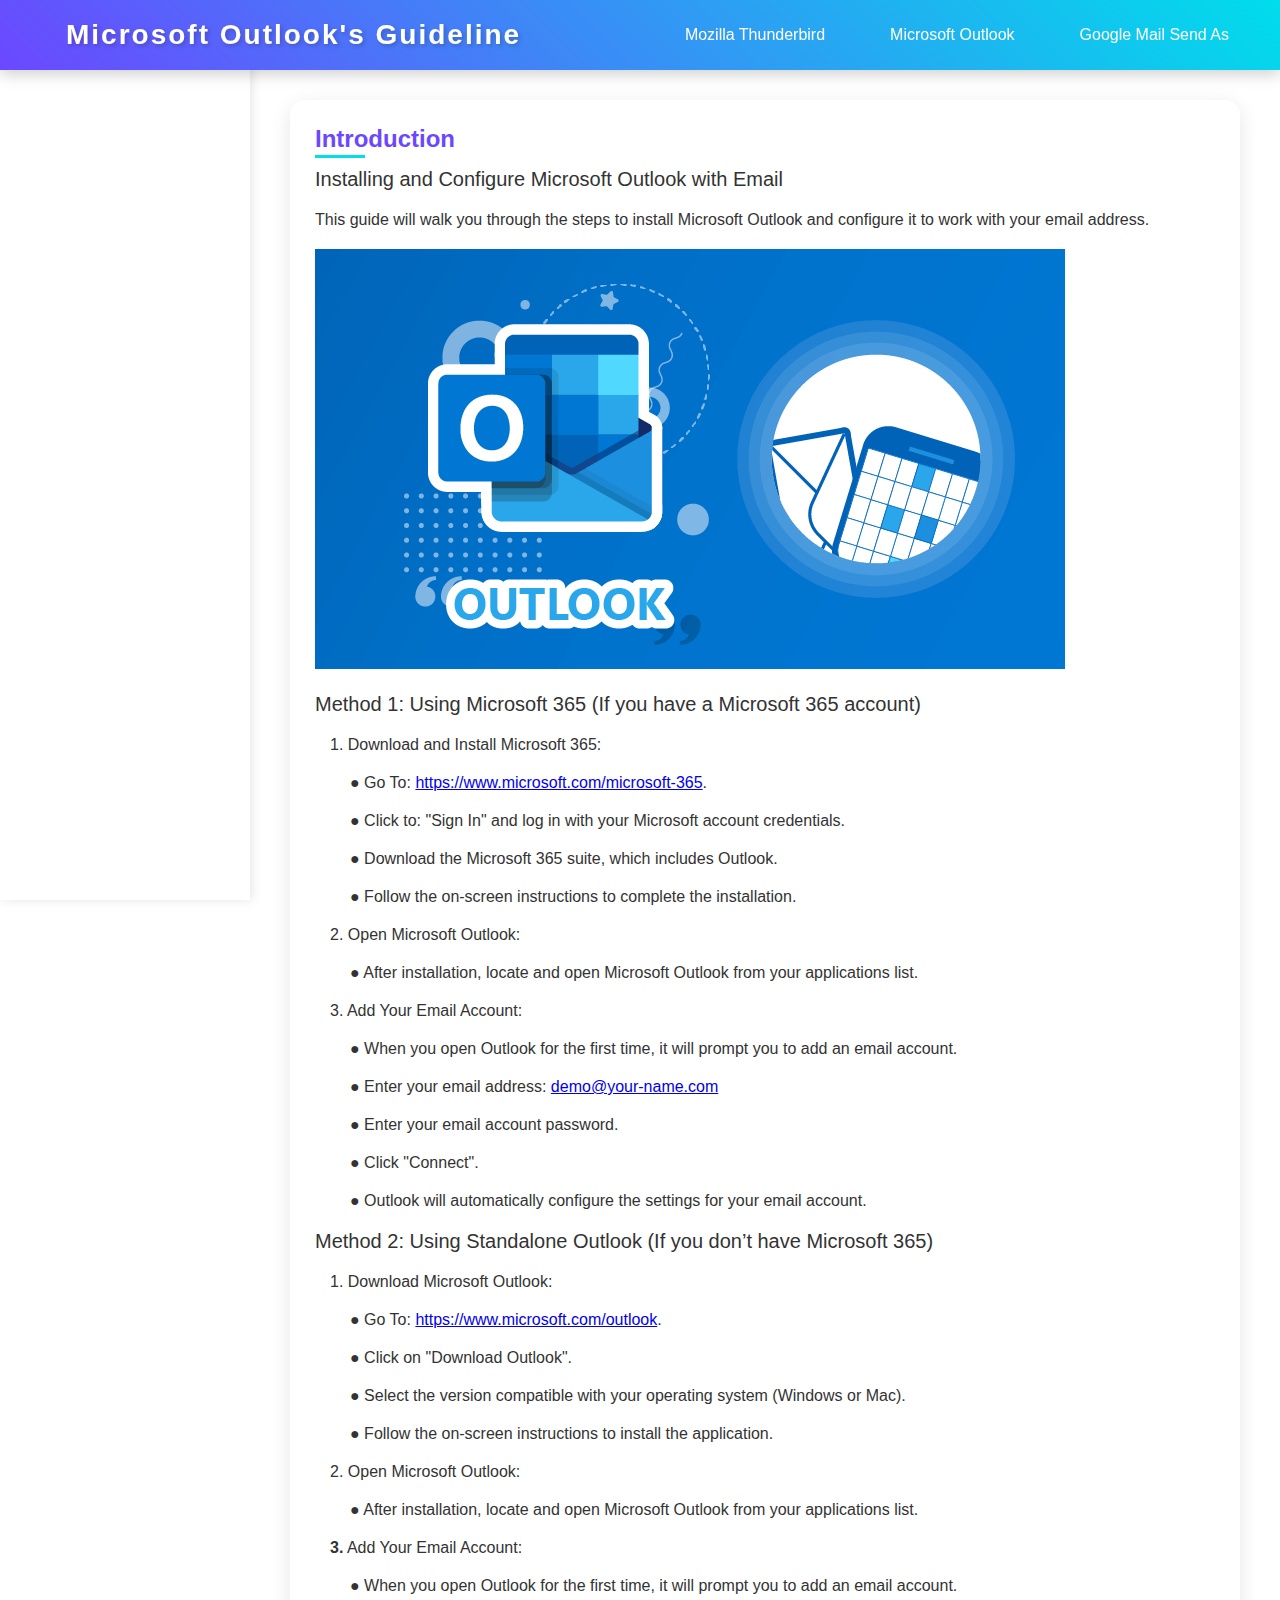
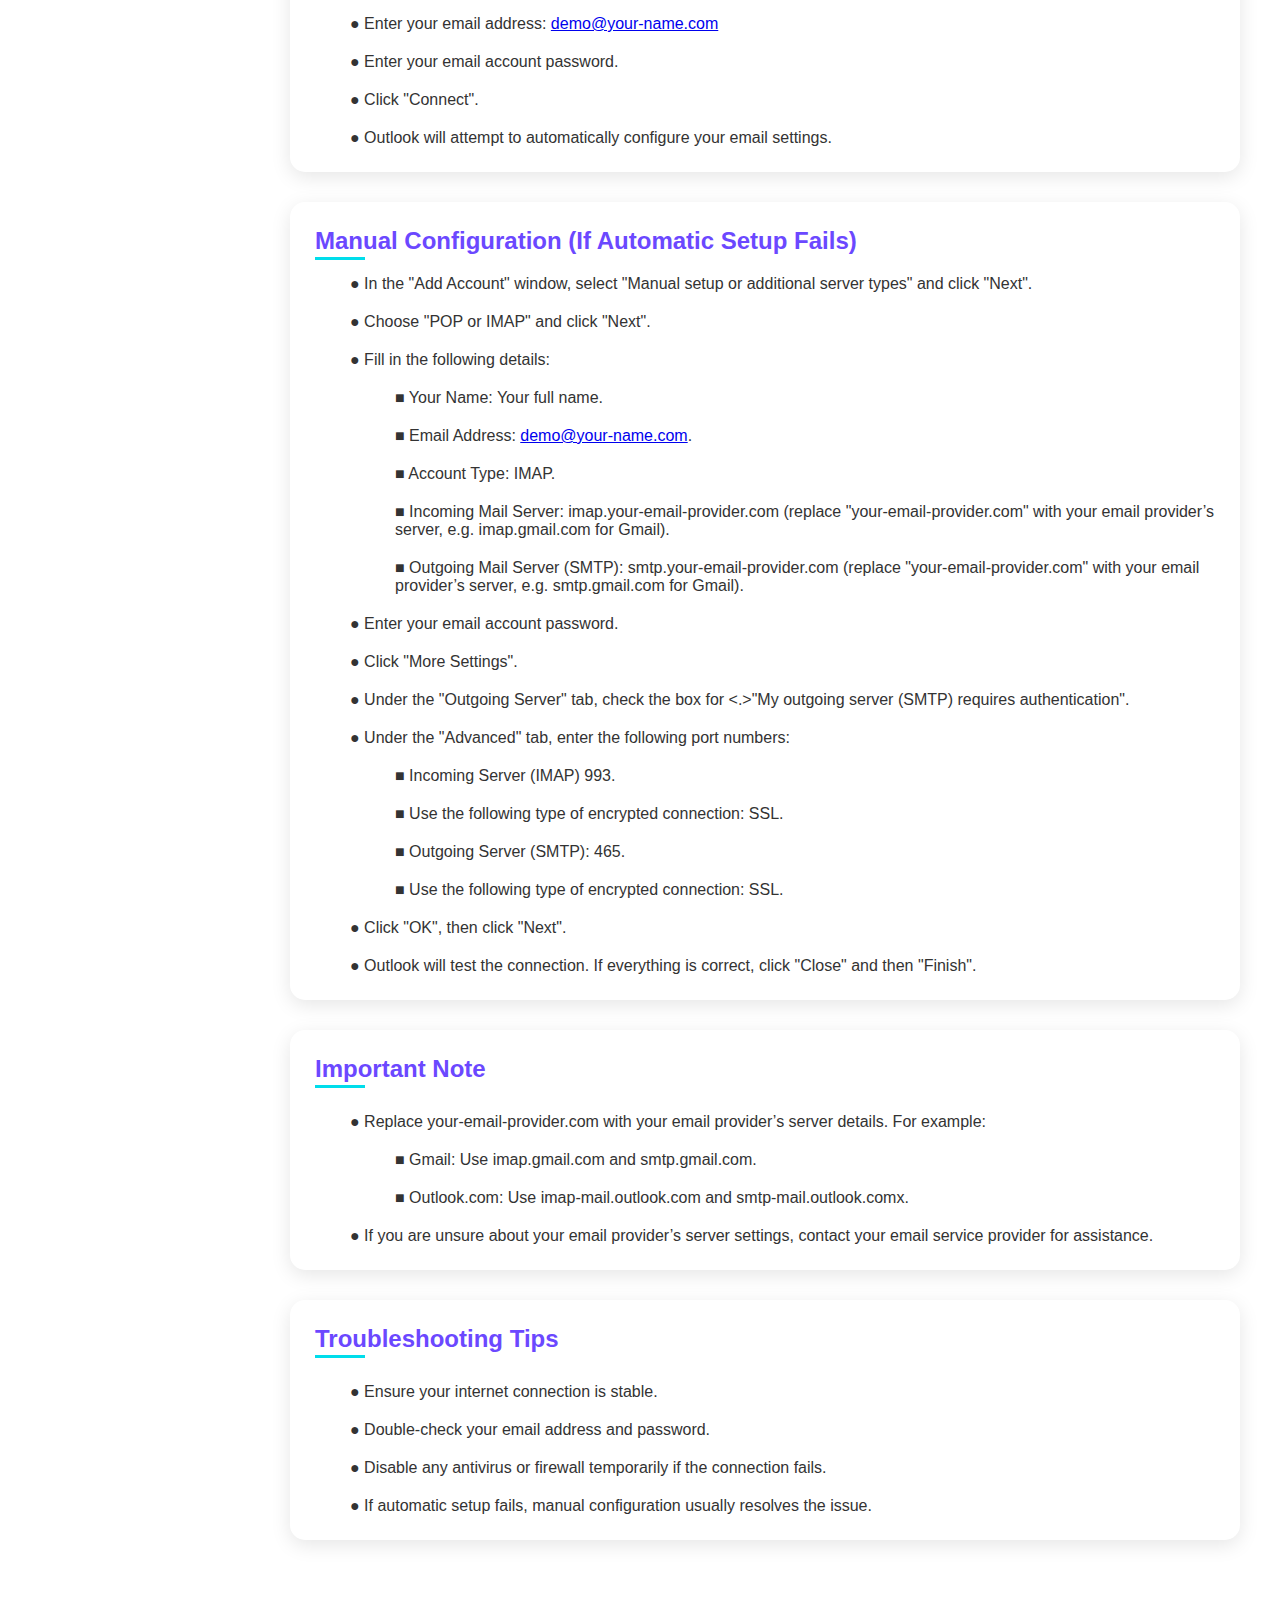
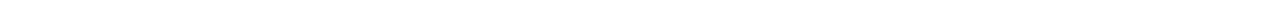
<file: outlook.html>
<!DOCTYPE html>
<html lang="en">

<head>
  <meta charset="UTF-8" />
  <meta name="viewport" content="width=device-width, initial-scale=1.0" />
  <title>Microsoft Outlook User Guideline</title>
  <link rel="shortcut icon" href="Image/outlook-icon.png" type="image/x-icon">
  <link rel="stylesheet" href="style.css">

  <style>

  </style>
</head>

<body>
  <nav class="navbar">
    <div class="logo">Microsoft Outlook's Guideline</div>
    <div class="navbar-links">
      <a href="index.html">Mozilla Thunderbird</a>
      <a href="outlook.html">Microsoft Outlook</a>
      <a href="google-mail.html">Google Mail Send As</a>
    </div>
  </nav>

  <div class="sidebar">
    <ul>
      <li><a href="#download">Introduction</a></li>
      <li><a href="#setup">Manual Configuration</a></li>
      <li><a href="#notes">Important Notes</a></li>
      <li><a href="#tip">Troubleshooting Tips</a></li>
    </ul>
  </div>

  <div class="main-content">
    <section id="download">
      <h2>Introduction</h2>

      <span>
        Installing and Configure Microsoft Outlook with Email
      </span>

      <p>
        This guide will walk you through the steps to install Microsoft Outlook and configure it to work with your email
        address.
      </p>

      <img src="Image/outlook1.png" alt="">

      <p style="font-size: 20px;">
        Method 1: Using Microsoft 365 (If you have a Microsoft 365 account)
      </p>

      <p style="margin-left: 15px;">
        1. Download and Install Microsoft 365:
      </p>

      <p style="margin-left: 35px;">
        ● Go To: <a href="https://www.microsoft.com/microsoft-365" target="_blank">
          https://www.microsoft.com/microsoft-365</a>.
      </p>

      <p style="margin-left: 35px;">
        ● Click to: "Sign In" and log in with your Microsoft account credentials.
      </p>

      <p style="margin-left: 35px;">
        ● Download the Microsoft 365 suite, which includes Outlook.
      </p>

      <p style="margin-left: 35px;">
        ● Follow the on-screen instructions to complete the installation.
      </p>

      <p style="margin-left: 15px;">
        2. Open Microsoft Outlook:
      </p>

      <p style="margin-left: 35px;">
        ● After installation, locate and open Microsoft Outlook from your applications list.
      </p>

      <p style="margin-left: 15px;">
        3. Add Your Email Account:
      </p>

      <p style="margin-left: 35px;">
        ● When you open Outlook for the first time, it will prompt you to add an email account.
      </p>
      <p style="margin-left: 35px;">
        ● Enter your email address: <a href="demo@your-name.com"> demo@your-name.com</a>
      </p>
      <p style="margin-left: 35px;">
        ● Enter your email account password.
      </p>
      <p style="margin-left: 35px;">
        ● Click "Connect".
      </p>
      <p style="margin-left: 35px;">
        ● Outlook will automatically configure the settings for your email account.
      </p>

      <p style="font-size: 20px;">
        Method 2: Using Standalone Outlook (If you don’t have Microsoft 365)
      </p>

      <p style="margin-left: 15px;">
        1. Download Microsoft Outlook:
      </p>

      <p style="margin-left: 35px;">
        ● Go To: <a href="https://www.microsoft.com/outlook" target="_blank"> https://www.microsoft.com/outlook</a>.
      </p>

      <p style="margin-left: 35px;">
        ● Click on "Download Outlook".
      </p>
      <p style="margin-left: 35px;">
        ● Select the version compatible with your operating system (Windows or Mac).
      </p>
      <p style="margin-left: 35px;">
        ● Follow the on-screen instructions to install the application.
      </p>

      <p style="margin-left: 15px;">
        2. Open Microsoft Outlook:
      </p>

      <p style="margin-left: 35px;">
        ● After installation, locate and open Microsoft Outlook from your applications list.
      </p>

      <p style="margin-left: 15px;">
        <strong>3.</strong> Add Your Email Account:
      </p>

      <p style="margin-left: 35px;">
        ● When you open Outlook for the first time, it will prompt you to add an email account.
      </p>
      <p style="margin-left: 35px;">
        ● Enter your email address: <a href="demo@your-name.com"> demo@your-name.com</a>
      </p>
      <p style="margin-left: 35px;">
        ● Enter your email account password.
      </p>
      <p style="margin-left: 35px;">
        ● Click "Connect".
      </p>
      <p style="margin-left: 35px;">
        ● Outlook will attempt to automatically configure your email settings.
      </p>

    </section>

    <section id="setup">
      <h2>Manual Configuration (If Automatic Setup Fails)</h2>


      <p style="margin-left: 35px;">
        ● In the "Add Account" window, select "Manual setup or additional server
        types" and click "Next".
      </p>

      <p style="margin-left: 35px;">
        ● Choose "POP or IMAP" and click "Next".
      </p>

      <p style="margin-left: 35px;">
        ● Fill in the following details:
      </p>

      <p style="margin-left: 80px;">
        ■ Your Name: Your full name.
      </p>

      <p style="margin-left: 80px;">
        ■ Email Address: <a href="demo@your-name.com">demo@your-name.com</a>.
      </p>

      <p style="margin-left: 80px;">
        ■ Account Type: IMAP.
      </p>

      <p style="margin-left: 80px;">
        ■ Incoming Mail Server: imap.your-email-provider.com (replace "your-email-provider.com" with
        your email provider’s server, e.g. imap.gmail.com for Gmail).
      </p>

      <p style="margin-left: 80px;">
        ■ Outgoing Mail Server (SMTP): smtp.your-email-provider.com (replace "your-email-provider.com"
        with your email provider’s server, e.g. smtp.gmail.com for Gmail).
      </p>

      <p style="margin-left: 35px;">
        ● Enter your email account password.
      </p>

      <p style="margin-left: 35px;">
        ● Click "More Settings".
      </p>

      <p style="margin-left: 35px;">
        ● Under the "Outgoing Server" tab, check the box for <.>"My outgoing server (SMTP)
          requires authentication".
      </p>

      <p style="margin-left: 35px;">
        ● Under the "Advanced" tab, enter the following port numbers:
      </p>

      <p style="margin-left: 80px;">
        ■ Incoming Server (IMAP) 993.
      </p>

      <p style="margin-left: 80px;">
        ■ Use the following type of encrypted connection: SSL.
      </p>

      <p style="margin-left: 80px;">
        ■ Outgoing Server (SMTP): 465.
      </p>

      <p style="margin-left: 80px;">
        ■ Use the following type of encrypted connection: SSL.
      </p>

      <p style="margin-left: 35px;">
        ● Click "OK", then click "Next".
      </p>

      <p style="margin-left: 35px;">
        ● Outlook will test the connection. If everything is correct, click "Close" and then
        "Finish".
      </p>

    </section>

    <section id="notes">
      <h2 style="margin-bottom: 30px;">Important Note</h2>

      <p style="margin-left: 35px;">
        ● Replace your-email-provider.com with your email provider’s server details. For example:
      </p>

      <p style="margin-left: 80px; margin-top: 20px;">
        ■ Gmail: Use imap.gmail.com and smtp.gmail.com.
      </p>

      <p style="margin-left: 80px; margin-top: 20px;">
        ■ Outlook.com: Use imap-mail.outlook.com and
        smtp-mail.outlook.comx.
      </p>

      <p style="margin-left: 35px; margin-top: 20px;">
        ● If you are unsure about your email provider’s server settings, contact your email service provider for
        assistance.
      </p>

    </section>

    <section id="tip">
      <h2 style="margin-bottom: 30px;">Troubleshooting Tips</h2>

      <p style="margin-left: 35px;">
        ● Ensure your internet connection is stable.
      </p>
      <p style="margin-left: 35px; margin-top: 20px;">
        ● Double-check your email address and password.
      </p>
      <p style="margin-left: 35px; margin-top: 20px;">
        ● Disable any antivirus or firewall temporarily if the connection fails.
      </p>
      <p style="margin-left: 35px; margin-top: 20px;">
        ● If automatic setup fails, manual configuration usually resolves the issue.
      </p>

    </section>
  </div>
  <script src="script.js"></script>
</body>

</html>
</file>
<file: style.css>
* {
  margin: 0;
  padding: 0;
  box-sizing: border-box;
  font-family: "Poppins", sans-serif;
}

body {
  min-height: 100vh;
  color: #333;
}

/* Navbar Styles */
.navbar {
  position: fixed;
  top: 0;
  width: 100%;
  background: linear-gradient(45deg, #6b48ff, #00ddeb);
  padding: 1rem;
  box-shadow: 0 4px 15px rgba(0, 0, 0, 0.2);
  z-index: 1000;
  animation: slideIn 0.5s ease-out;
  display: flex;
  justify-content: space-between;
  align-items: center;
}

.logo {
  color: white;
  font-size: 28px;
  font-weight: 600;
  letter-spacing: 2px;
  text-shadow: 2px 2px 4px rgba(0, 0, 0, 0.2);
  margin-left: 50px;
}

.navbar-links {
  display: flex;
  gap: 20px;
}

.navbar-links a {
  color: white;
  text-decoration: none;
  font-size: 16px;
  padding: 10px;
  border-radius: 5px;
  transition: 0.3s;
  margin-right: 25px;
}

.navbar-links a:hover {
  background: rgba(255, 255, 255, 0.2);
  box-shadow: 0 5px 15px rgba(0, 0, 0, 0.2);
}

/* Sidebar Styles */
.sidebar {
  position: fixed;
  left: 0;
  top: 60px;
  width: 250px;
  height: calc(100vh - 60px);
  background: rgba(255, 255, 255, 0.95);
  padding: 20px;
  transition: 0.3s ease-in-out;
  box-shadow: 2px 0 10px rgba(0, 0, 0, 0.1);
  backdrop-filter: blur(5px);
}

.sidebar.hidden {
  left: -250px;
}

.sidebar ul {
  list-style: none;
}

.sidebar ul li {
  margin: 25px 0;
  transform: translateX(-20px);
  opacity: 0;
  animation: slideInMenu 0.5s forwards;
}

.sidebar ul li:nth-child(1) {
  animation-delay: 0.1s;
}

.sidebar ul li:nth-child(2) {
  animation-delay: 0.2s;
}

.sidebar ul li:nth-child(3) {
  animation-delay: 0.3s;
}

.sidebar ul li:nth-child(4) {
  animation-delay: 0.4s;
}

.sidebar ul li:nth-child(5) {
  animation-delay: 0.5s;
}

.sidebar ul li a {
  text-decoration: none;
  color: #555;
  font-size: 16px;
  padding: 10px;
  display: block;
  border-radius: 5px;
  transition: 0.3s;
}

.sidebar ul li a:hover {
  background: #6b48ff;
  color: white;
  transform: translateX(10px);
  box-shadow: 0 5px 15px rgba(107, 72, 255, 0.4);
}

/* Main Content Styles */
.main-content {
  margin-left: 250px;
  margin-top: 60px;
  padding: 40px;
  transition: 0.3s;
}

.main-content #download span {
  font-size: 20px;
}

.main-content #download p {
  margin-top: 20px;
}

/* Image */
.main-content #download img {
  width: auto;
  height: auto;
  margin-top: 20px;
}

.main-content #setup img {
  width: 1117px;
  height: 738px;
  margin-top: 20px;
  box-shadow: 3px 3px 5px hsl(251, 31%, 60%, 0.5);
}

.main-content #setup p {
  margin-top: 20px;
}

.main-content.full {
  margin-left: 0;
}

section {
  background: white;
  padding: 25px;
  border-radius: 15px;
  margin-bottom: 30px;
  box-shadow: 0 5px 20px rgba(0, 0, 0, 0.1);
  animation: fadeInUp 0.6s ease-out;
}

h2 {
  color: #6b48ff;
  margin-bottom: 15px;
  position: relative;
}

h2::after {
  content: "";
  position: absolute;
  width: 50px;
  height: 3px;
  background: #00ddeb;
  bottom: -5px;
  left: 0;
}

/* Toggle Button */
.toggle-btn {
  position: fixed;
  left: 260px;
  top: 85px;
  z-index: 1001;
  padding: 8px 15px;
  cursor: pointer;
  background: #ff6b6b;
  color: white;
  border: none;
  border-radius: 25px;
  transition: 0.3s;
  box-shadow: 0 3px 10px rgba(255, 107, 107, 0.3);
}

.toggle-btn:hover {
  transform: scale(1.1);
  background: #ff8787;
}

.toggle-btn.shifted {
  left: 10px;
}

/* Animations */
@keyframes slideIn {
  from {
    transform: translateY(-100%);
  }

  to {
    transform: translateY(0);
  }
}

@keyframes slideInMenu {
  from {
    transform: translateX(-20px);
    opacity: 0;
  }

  to {
    transform: translateX(0);
    opacity: 1;
  }
}

@keyframes fadeInUp {
  from {
    transform: translateY(20px);
    opacity: 0;
  }

  to {
    transform: translateY(0);
    opacity: 1;
  }
}

@media (max-width: 768px) {
  .sidebar {
    left: -250px;
  }

  .main-content {
    margin-left: 0;
  }

  .toggle-btn {
    left: 10px;
  }
}
</file>
<file: CSS/mail.css>
* {
  margin: 0;
  padding: 0;
  box-sizing: border-box;
  font-family: "Poppins", sans-serif;
}

body {
  min-height: 100vh;
  color: #333;
}

/* Navbar Styles */
.navbar {
  position: fixed;
  top: 0;
  width: 100%;
  background: linear-gradient(45deg, #6b48ff, #00ddeb);
  padding: 1rem;
  box-shadow: 0 4px 15px rgba(0, 0, 0, 0.2);
  z-index: 1000;
  animation: slideIn 0.5s ease-out;
  display: flex;
  justify-content: space-between;
  align-items: center;
}

.logo {
  color: white;
  font-size: 28px;
  font-weight: 600;
  letter-spacing: 2px;
  text-shadow: 2px 2px 4px rgba(0, 0, 0, 0.2);
  margin-left: 50px;
}

.navbar-links {
  display: flex;
  gap: 20px;
}

.navbar-links a {
  color: white;
  text-decoration: none;
  font-size: 16px;
  padding: 10px;
  border-radius: 5px;
  transition: 0.3s;
  margin-right: 25px;
}

.navbar-links a:hover {
  background: rgba(255, 255, 255, 0.2);
  box-shadow: 0 5px 15px rgba(0, 0, 0, 0.2);
}

/* Sidebar Styles */
.sidebar {
  position: fixed;
  left: 0;
  top: 60px;
  width: 250px;
  height: calc(100vh - 60px);
  background: rgba(255, 255, 255, 0.95);
  padding: 20px;
  transition: 0.3s ease-in-out;
  box-shadow: 2px 0 10px rgba(0, 0, 0, 0.1);
  backdrop-filter: blur(5px);
}

.sidebar.hidden {
  left: -250px;
}

.sidebar ul {
  list-style: none;
}

.sidebar ul li {
  margin: 25px 0;
  transform: translateX(-20px);
  opacity: 0;
  animation: slideInMenu 0.5s forwards;
}

.sidebar ul li:nth-child(1) {
  animation-delay: 0.1s;
}

.sidebar ul li:nth-child(2) {
  animation-delay: 0.2s;
}

.sidebar ul li:nth-child(3) {
  animation-delay: 0.3s;
}

.sidebar ul li:nth-child(4) {
  animation-delay: 0.4s;
}

.sidebar ul li:nth-child(5) {
  animation-delay: 0.5s;
}

.sidebar ul li a {
  text-decoration: none;
  color: #555;
  font-size: 16px;
  padding: 10px;
  display: block;
  border-radius: 5px;
  transition: 0.3s;
}

.sidebar ul li a:hover {
  background: #6b48ff;
  color: white;
  transform: translateX(10px);
  box-shadow: 0 5px 15px rgba(107, 72, 255, 0.4);
}

/* Main Content Styles */
.main-content {
  margin-left: 250px;
  margin-top: 60px;
  padding: 40px;
  transition: 0.3s;
}

.main-content #introduct span {
  font-size: 20px;
}

.main-content #introduct p {
  margin-top: 20px;
}

/* Image */
.main-content #introduct img {
  width: auto;
  height: auto;
  margin-top: 20px;
}

.main-content #requirement img {
  width: 1117px;
  height: 738px;
  margin-top: 20px;
  box-shadow: 3px 3px 5px hsl(251, 31%, 60%, 0.5);
}

.main-content #requirement p {
  margin-top: 20px;
}

.main-content.full {
  margin-left: 0;
}

section {
  background: white;
  padding: 25px;
  border-radius: 15px;
  margin-bottom: 30px;
  box-shadow: 0 5px 20px rgba(0, 0, 0, 0.1);
  animation: fadeInUp 0.6s ease-out;
}

h2 {
  color: #6b48ff;
  margin-bottom: 15px;
  position: relative;
}

h2::after {
  content: "";
  position: absolute;
  width: 50px;
  height: 3px;
  background: #00ddeb;
  bottom: -5px;
  left: 0;
}

/* Toggle Button */
.toggle-btn {
  position: fixed;
  left: 260px;
  top: 85px;
  z-index: 1001;
  padding: 8px 15px;
  cursor: pointer;
  background: #ff6b6b;
  color: white;
  border: none;
  border-radius: 25px;
  transition: 0.3s;
  box-shadow: 0 3px 10px rgba(255, 107, 107, 0.3);
}

.toggle-btn:hover {
  transform: scale(1.1);
  background: #ff8787;
}

.toggle-btn.shifted {
  left: 10px;
}

/* Animations */
@keyframes slideIn {
  from {
    transform: translateY(-100%);
  }

  to {
    transform: translateY(0);
  }
}

@keyframes slideInMenu {
  from {
    transform: translateX(-20px);
    opacity: 0;
  }

  to {
    transform: translateX(0);
    opacity: 1;
  }
}

@keyframes fadeInUp {
  from {
    transform: translateY(20px);
    opacity: 0;
  }

  to {
    transform: translateY(0);
    opacity: 1;
  }
}

@media (max-width: 768px) {
  .sidebar {
    left: -250px;
  }

  .main-content {
    margin-left: 0;
  }

  .toggle-btn {
    left: 10px;
  }
}

/* Modern table styling */
.requirements-table {
    width: 100%;
    max-width: 600px;
    border-collapse: separate;
    border-spacing: 0;
    margin: 20px 0;
    font-family: 'Segoe UI', Roboto, sans-serif;
    background: white;
    border-radius: 8px;
    overflow: hidden;
    box-shadow: 0 2px 10px rgba(0, 0, 0, 0.05);
}

.requirements-table th {
    background-color: #4285F4;
    color: white;
    font-weight: 600;
    text-align: left;
    padding: 12px 16px;
}

.requirements-table td {
    padding: 12px 16px;
    border-bottom: 1px solid #e0e0e0;
    color: #333;
}

.requirements-table tr:last-child td {
    border-bottom: none;
}

.requirements-table tr:nth-child(even) {
    background-color: #f8f9fa;
}

.requirements-table tr:hover {
    background-color: #f1f3f4;
}

/* Platform column styling */
.requirements-table td:first-child {
    font-weight: 500;
    color: #202124;
}

/* Table Styling */
.troubleshooting-table {
    width: 100%;
    border-collapse: collapse;
    margin: 20px 0;
    box-shadow: 0 2px 3px rgba(0, 0, 0, 0.1);
    background-color: #fff;
}

.troubleshooting-table th,
.troubleshooting-table td {
    padding: 12px 15px;
    text-align: left;
    border-bottom: 1px solid #e0e0e0;
}

.troubleshooting-table th {
    background-color: #f5f5f5;
    font-weight: bold;
    color: #333;
}

.troubleshooting-table tr:hover {
    background-color: #f1f1f1;
}

/* Responsive Table */
@media (max-width: 600px) {
    .troubleshooting-table {
        display: block;
        overflow-x: auto;
    }
}
</file>
